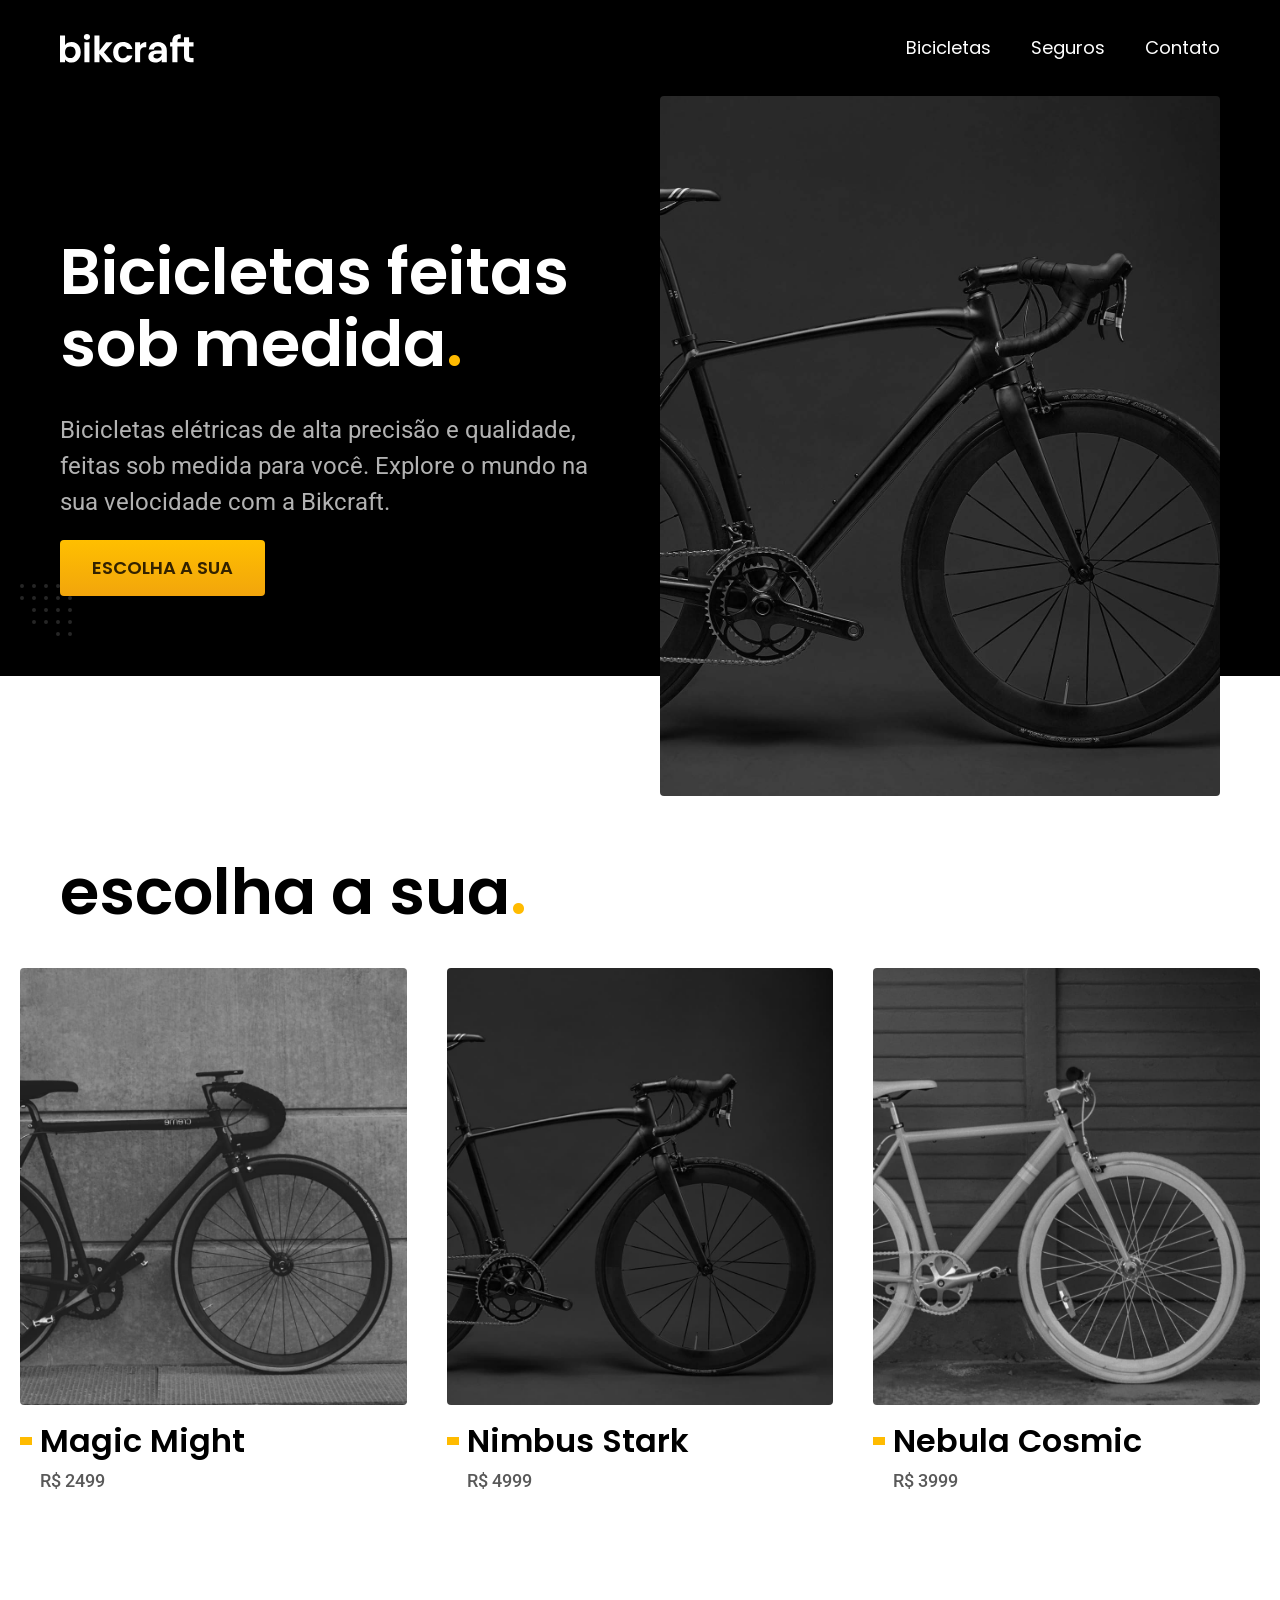
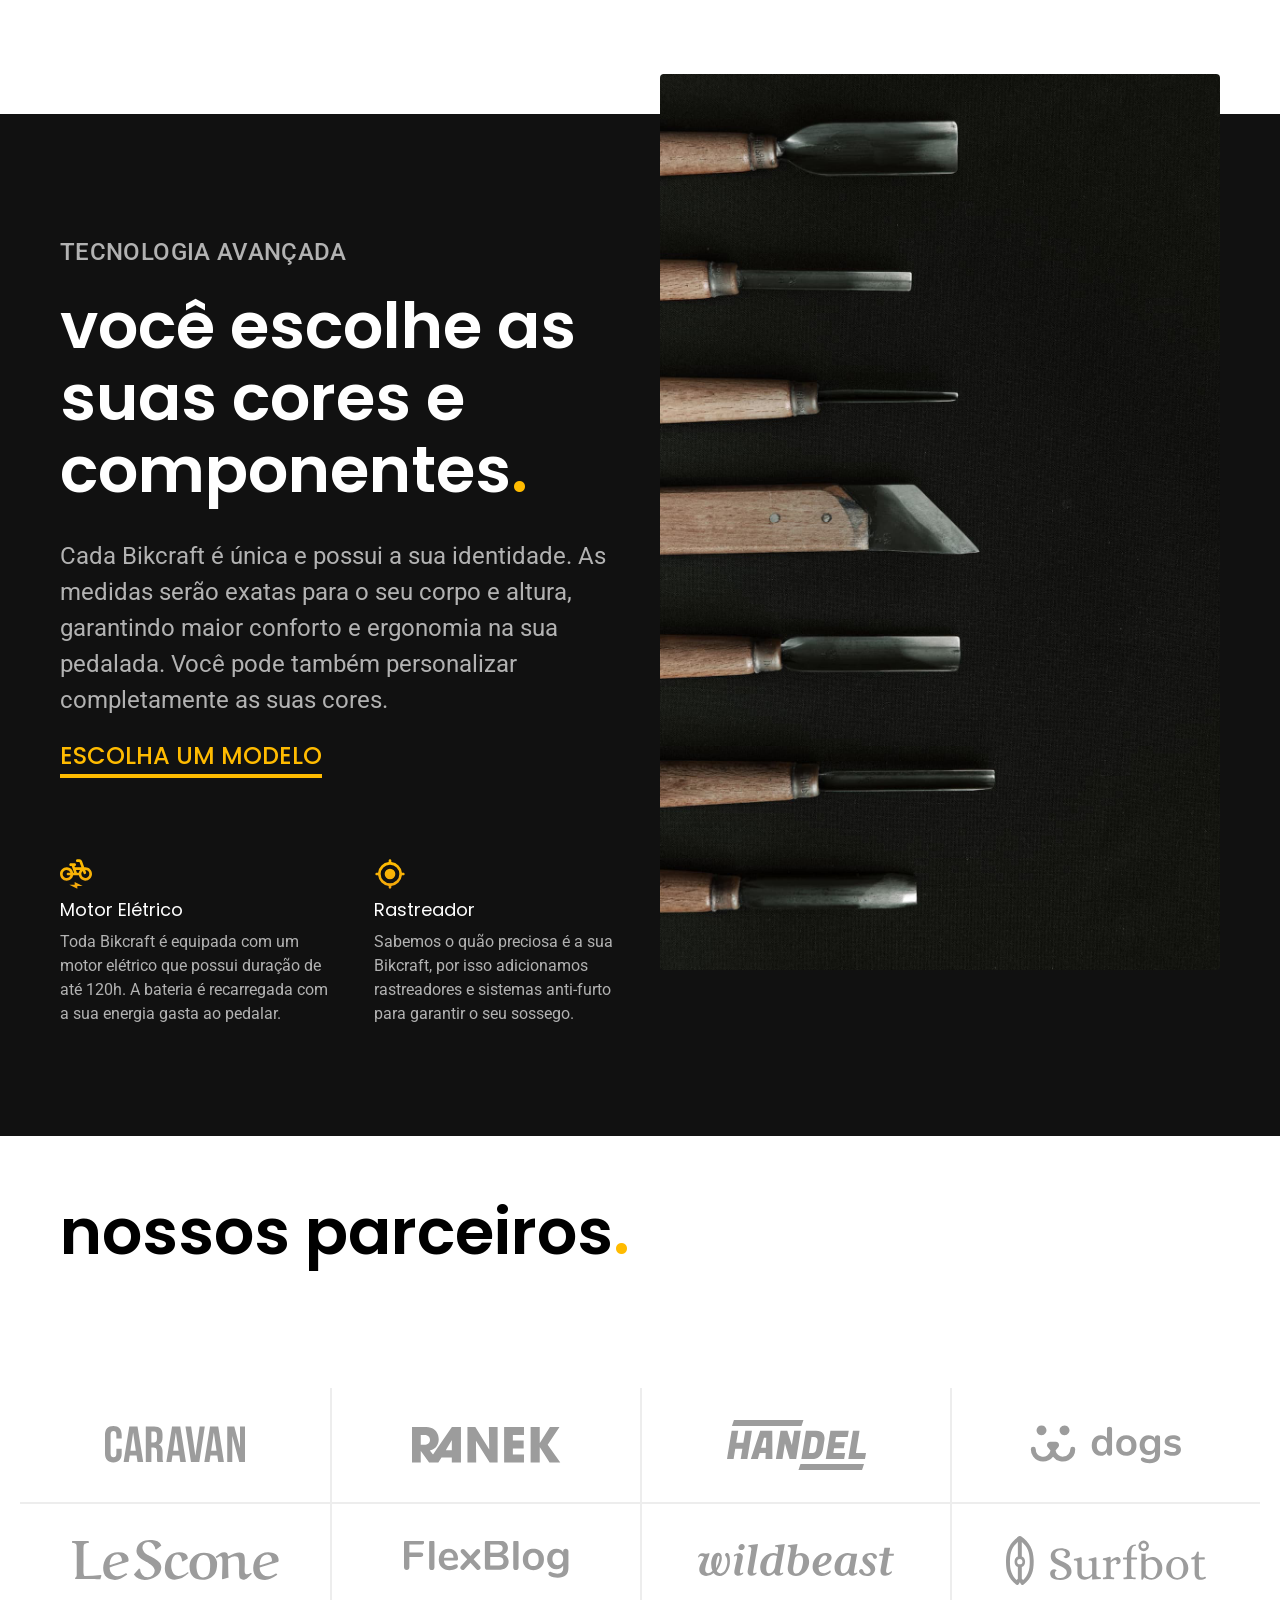
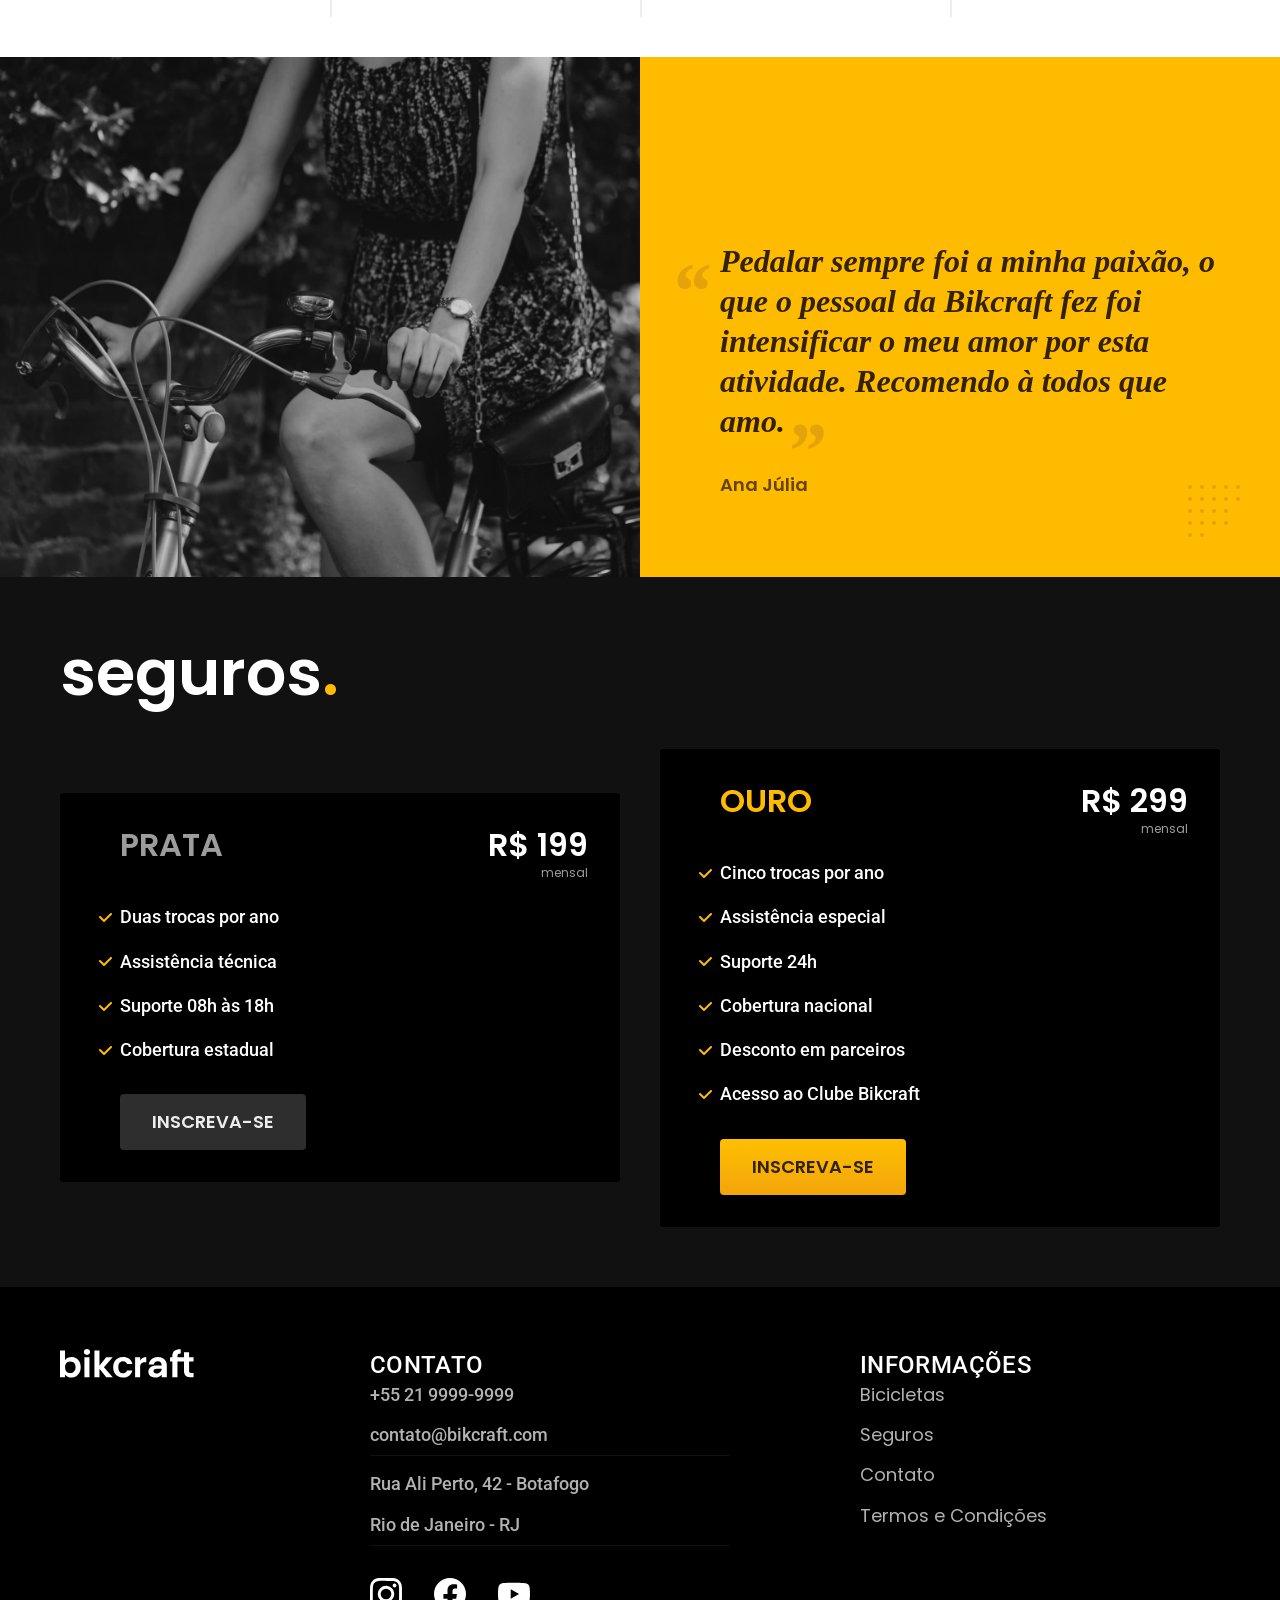
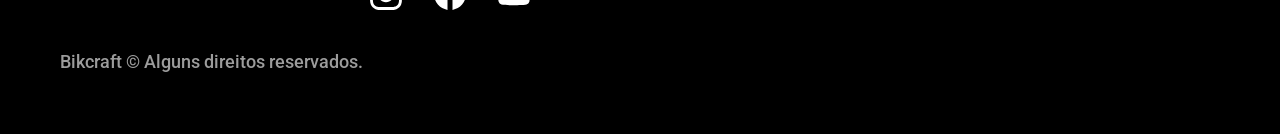
<file: index.html>
<!DOCTYPE html>
<html lang="pt-br">

<head>
  <meta charset="UTF-8">
  <meta name="viewport" content="width=device-width, initial-scale=1.0">

  <title>Bikcraft - Bicicletas Elétricas</title>
  <meta name="description" content="Bicicletas elétricas de alta precisão e qualidade, feitas sob medida para o cliente. Explore o mundo na sua velocidade com a Bikcraft.">

  <link rel="icon" href="./favicon.svg" type="image/svg+xml">
  <link rel="preload" href="./css/style.min.css" as="style">
  <link rel="stylesheet" href="./css/style.min.css">
  <link rel="preconnect" href="https://fonts.googleapis.com">
  <link rel="preconnect" href="https://fonts.gstatic.com" crossorigin>
  <link href="https://fonts.googleapis.com/css2?family=Poppins:ital,wght@0,100;0,200;0,300;0,400;0,500;0,600;0,700;0,800;0,900;1,100;1,200;1,300;1,400;1,500;1,600;1,700;1,800;1,900&display=swap" rel="stylesheet">

  <link rel="preconnect" href="https://fonts.googleapis.com">
  <link rel="preconnect" href="https://fonts.gstatic.com" crossorigin>
  <link href="https://fonts.googleapis.com/css2?family=Poppins:ital,wght@0,100;0,200;0,300;0,400;0,500;0,600;0,700;0,800;0,900;1,100;1,200;1,300;1,400;1,500;1,600;1,700;1,800;1,900&family=Roboto:ital,wght@0,100..900;1,100..900&display=swap" rel="stylesheet">

  <script> document.documentElement.classList.add('js'); </script>
</head>

<body>
  <header class="header-bg">
    <div class="header container">
      <a href="./">
        <img src="./img/bikcraft.svg" alt="Bikcraft">
      </a>

      <nav aria-label="primaria">
        <ul class="header-menu font-1-m cor-0">
          <li><a href="./bicicletas.html">Bicicletas</a></li>
          <li><a href="./seguros.html">Seguros</a></li>
          <li><a href="./contato.html">Contato</a></li>
        </ul>
      </nav>
    </div>
  </header>

  <main class="introducao-bg">
    <div class="introducao container">
      <div class="introducao-conteudo">
        <h1 class="font-1-xxl cor-0 fadeInDown" data-anime="200">Bicicletas feitas sob medida<span class="cor-p1">.</span></h1>
        <p class="font-2-l cor-5 fadeInDown" data-anime="400">Bicicletas elétricas de alta precisão e qualidade, feitas sob medida para você. Explore o mundo na sua velocidade com a Bikcraft.</p>
        <a class="botao fadeInDown" data-anime="600" href="./bicicletas.html">Escolha a sua</a>
      </div>
      <div data-anime="800">
        <img src="./img/fotos/introducao.jpg" alt="Bicicleta elétrica preta.">
      </div>
    </div>
  </main>

  <article class="bicicletas-lista">
    <h2 class="container font-1-xxl">escolha a sua<span class="cor-p1">.</span></h2>

    <ul>
      <li>
        <a href="./bicicletas/magic.html">
          <img src="./img/bicicletas/magic-home.jpg" alt="Bicicleta preta">
          <h3 class="font-1-xl">Magic Might</h3>
          <span class="font-2-m cor-8">R$ 2499</span>
        </a>
      </li>
      <li>
        <a href="./bicicletas/nimbus.html">
          <img src="./img/bicicletas/nimbus-home.jpg" alt="Bicicleta preta">
          <h3 class="font-1-xl">Nimbus Stark</h3>
          <span class="font-2-m cor-8">R$ 4999</span>
        </a>
      </li>
      <li>
        <a href="./bicicletas/nebula.html">
          <img src="./img/bicicletas/nebula-home.jpg" alt="Bicicleta preta">
          <h3 class="font-1-xl">Nebula Cosmic</h3>
          <span class="font-2-m cor-8">R$ 3999</span>
        </a>
      </li>
    </ul>
  </article>

  <article class="tecnologia-bg">
    <div class="tecnologia container">
      <div class="tecnologia-conteudo">
        <span class="font-2-l-b cor-5">Tecnologia Avançada</span>
        <h2 class="font-1-xxl cor-0">você escolhe as suas cores e componentes<span class="cor-p1">.</span></h2>
        <p class="font-2-l cor-5">Cada Bikcraft é única e possui a sua identidade. As medidas serão exatas para o seu corpo e altura, garantindo maior conforto e ergonomia na sua pedalada. Você pode também personalizar completamente as suas cores.</p>
        <a class="link" href="./bicicletas.html">Escolha um modelo</a>
        <div class="tecnologia-vantagens">
          <div>
            <img src="./img/icones/eletrica.svg" alt="">
            <h3 class="font-1-m cor-0">Motor Elétrico</h3>
            <p class="font-2-s cor-5">Toda Bikcraft é equipada com um motor elétrico que possui duração de até 120h. A bateria é recarregada com a sua energia gasta ao pedalar.</p>
          </div>
          <div>
            <img src="./img/icones/rastreador.svg" alt="">
            <h3 class="font-1-m cor-0">Rastreador</h3>
            <p class="font-2-s cor-5">Sabemos o quão preciosa é a sua Bikcraft, por isso adicionamos rastreadores e sistemas anti-furto para garantir o seu sossego.</p>
          </div>
        </div>
      </div>
      <div class="tecnologia-imagem">
        <img src="./img/fotos/tecnologia.jpg" alt="">
      </div>
    </div>
  </article>

  <section class="parceiros" aria-label="Nossos Parceiros">
    <h2 class="container font-1-xxl">nossos parceiros<span class="cor-p1">.</span></h2>

    <ul>
      <li><img src="./img/parceiros/caravan.svg" alt="caravan"></li>
      <li><img src="./img/parceiros/ranek.svg" alt="ranek"></li>
      <li><img src="./img/parceiros/handel.svg" alt="handel"></li>
      <li><img src="./img/parceiros/dogs.svg" alt="dogs"></li>
      <li><img src="./img/parceiros/lescone.svg" alt="lescone"></li>
      <li><img src="./img/parceiros/flexblog.svg" alt="flexblog"></li>
      <li><img src="./img/parceiros/wildbeast.svg" alt="wildbeast"></li>
      <li><img src="./img/parceiros/surfbot.svg" alt="surfbot"></li>
    </ul>
  </section>

  <section class="depoimento" aria-label="Depoimento">
    <div>
      <img src="./img/fotos/depoimento.jpg" alt="Pessoa pedalando uma bicicleta Bikcraft">
    </div>
    <div class="depoimento-conteudo">
      <blockquote class="font-1-xl cor-p5">
        <p>Pedalar sempre foi a minha paixão, o que o pessoal da Bikcraft fez foi intensificar o meu amor por esta atividade. Recomendo à todos que amo.</p>
      </blockquote>
      <span class="font-1-m-b cor-p4">Ana Júlia</span>
    </div>
  </section>

  <article class="seguros-bg">
    <div class="seguros container">
      <h2 class="font-1-xxl cor-0">seguros<span class="cor-p1">.</span></h2>
      <div class="seguros-item">
        <h3 class="font-1-xl cor-6">PRATA</h3>
        <span class="font-1-xl cor-0">R$ 199 <span class="font-1-xs cor-6">mensal</span></span>
        <ul class="font-2-m cor-0">
          <li>Duas trocas por ano</li>
          <li>Assistência técnica</li>
          <li>Suporte 08h às 18h</li>
          <li>Cobertura estadual</li>
        </ul>
        <a class="botao secundario" href="./orcamento.html">Inscreva-se</a>
      </div>

      <div class="seguros-item">
        <h3 class="font-1-xl cor-p1">OURO</h3>
        <span class="font-1-xl cor-0">R$ 299 <span class="font-1-xs cor-6">mensal</span></span>
        <ul class="font-2-m cor-0">
          <li>Cinco trocas por ano</li>
          <li>Assistência especial</li>
          <li>Suporte 24h</li>
          <li>Cobertura nacional</li>
          <li>Desconto em parceiros</li>
          <li>Acesso ao Clube Bikcraft</li>
        </ul>
        <a class="botao" href="./orcamento.html">Inscreva-se</a>
      </div>
    </div>
  </article>

  <footer class="footer-bg">
    <div class="footer container">
      <img src="./img/bikcraft.svg" alt="Bikcraft">
      <div class="footer-contato">
        <h3 class="font-2-l-b cor-0">Contato</h3>
        <ul class="font-2-m cor-5">
          <li><a href="tel:+552199999999">+55 21 9999-9999</a></li>
          <li><a href="mailto:contato@bikcraft.com">contato@bikcraft.com</a></li>
          <li>Rua Ali Perto, 42 - Botafogo</li>
          <li>Rio de Janeiro - RJ</li>
        </ul>
        <div class="footer-redes">
          <a href="./">
            <img src="./img/redes/instagram.svg" alt="Instagram">
          </a>
          <a href="./">
            <img src="./img/redes/facebook.svg" alt="Facebook">
          </a>
          <a href="./">
            <img src="./img/redes/youtube.svg" alt="Youtube">
          </a>
        </div>
      </div>
      <div class="footer-informacoes">
        <h3 class="font-2-l-b cor-0">Informações</h3>
        <nav>
          <ul class="font-1-m cor-5">
            <li><a href="./bicicletas.html">Bicicletas</a></li>
            <li><a href="./seguros.html">Seguros</a></li>
            <li><a href="./contato.html">Contato</a></li>
            <li><a href="./termos.html">Termos e Condições</a></li>
          </ul>
        </nav>
      </div>
      <p class="footer-copy font-2-m cor-6">Bikcraft © Alguns direitos reservados.</p>
    </div>
  </footer>
  <script src="js/plugins/simple-anime.js"></script>
  <script src="js/script.js"></script>

</body>

</html>
</file>
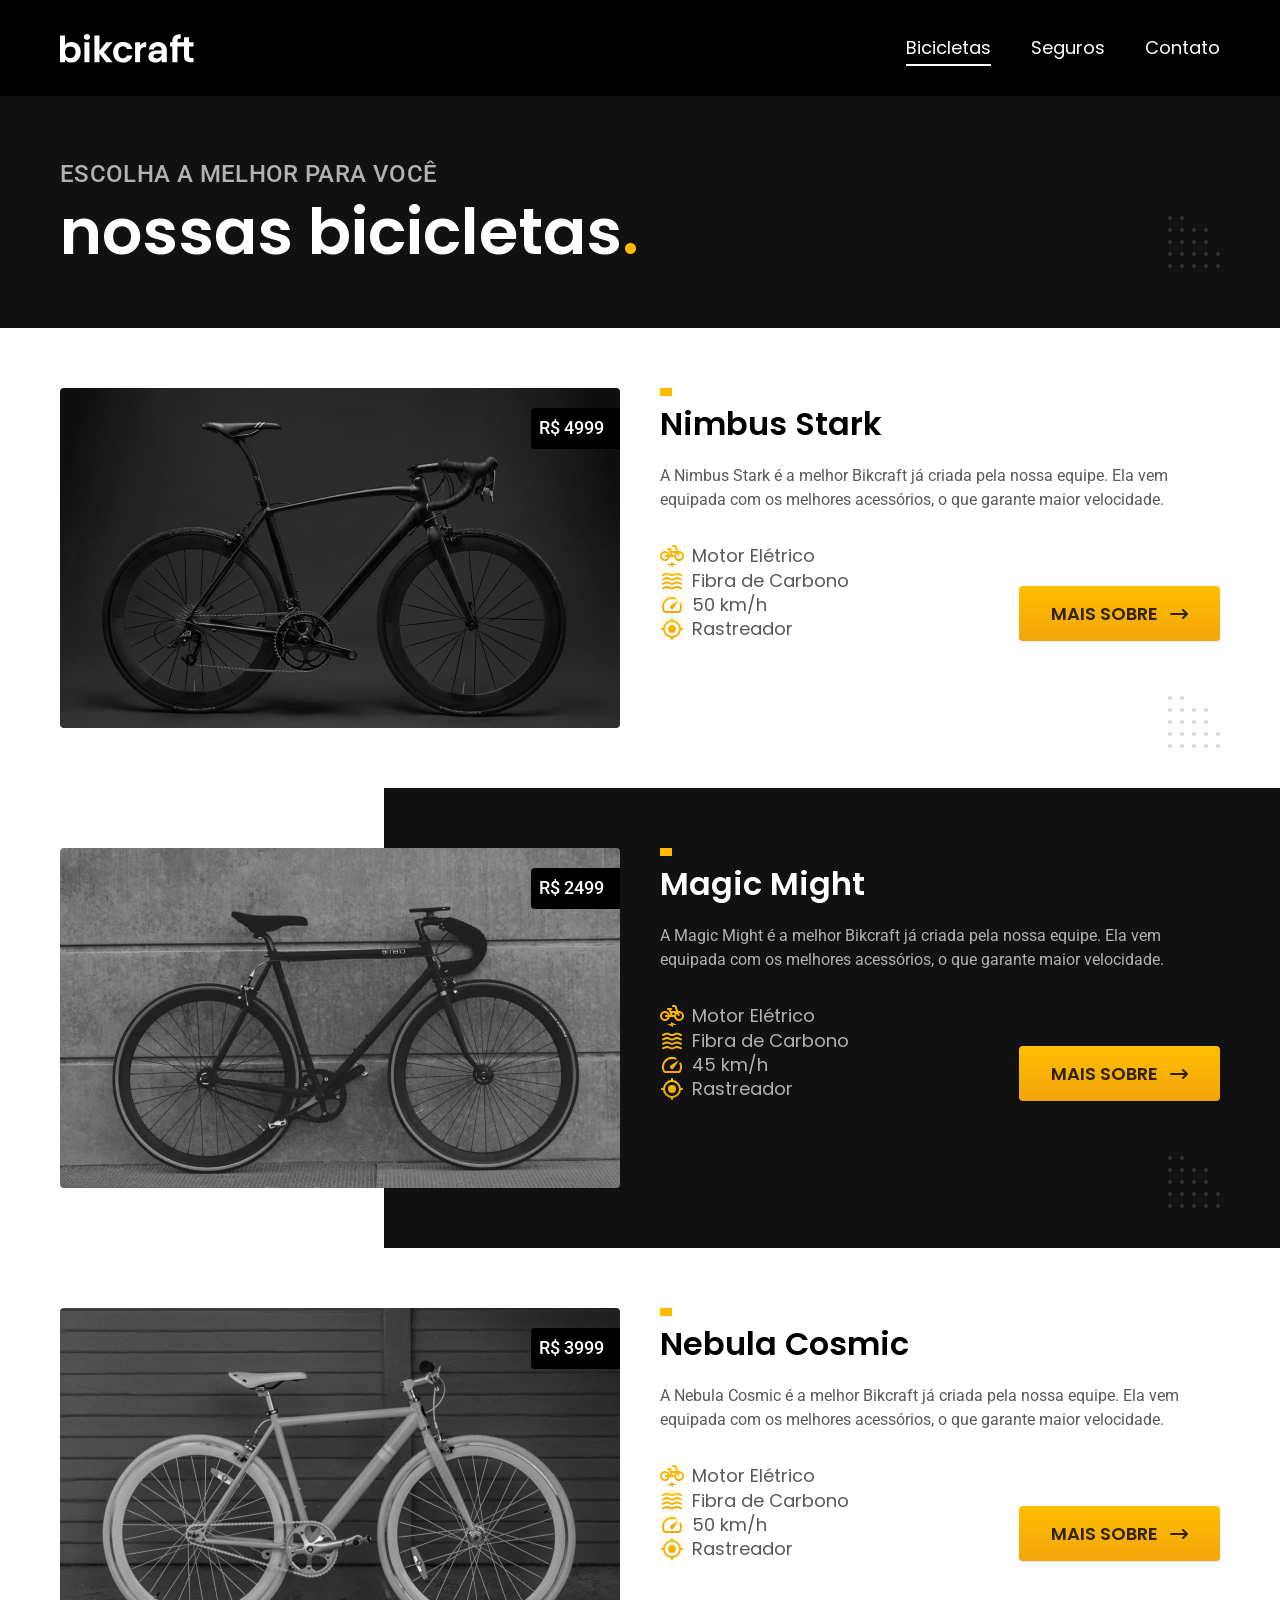
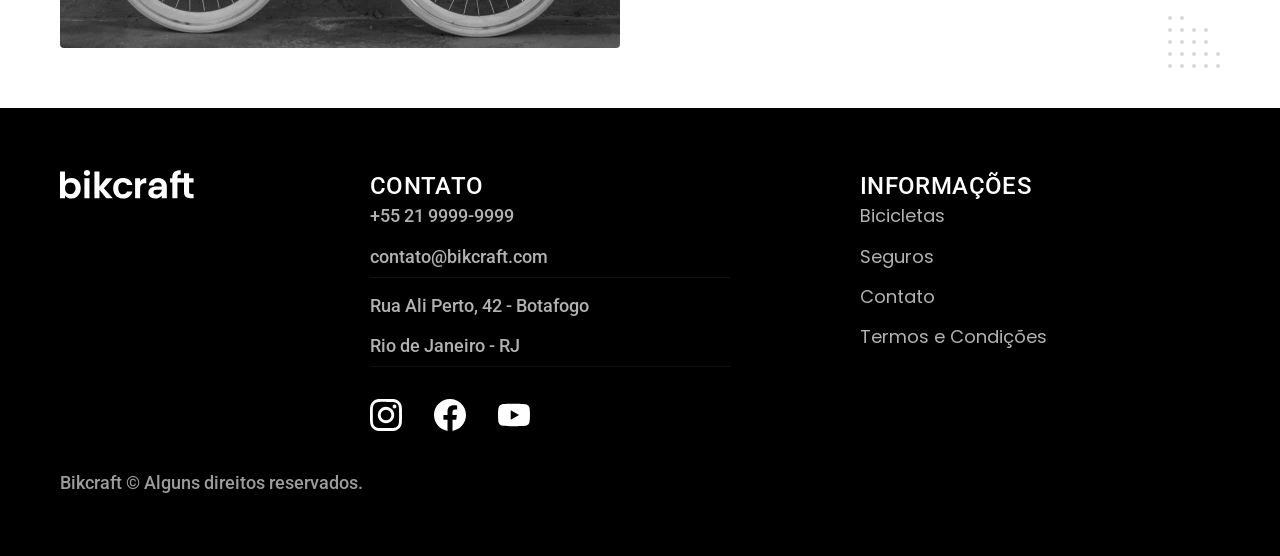
<file: bicicletas.html>
<!DOCTYPE html>
<html lang="pt-br">

<head>
  <meta charset="UTF-8">
  <meta name="viewport" content="width=device-width, initial-scale=1.0">

  <title>Bicicletas | Bikcraft</title>
  <meta name="description" content="Bicicletas">

  <link rel="icon" href="./favicon.svg" type="image/svg+xml">
  <link rel="preload" href="./css/style.min.css" as="style">
  <link rel="stylesheet" href="./css/style.min.css">
  <link rel="preconnect" href="https://fonts.googleapis.com">
  <link rel="preconnect" href="https://fonts.gstatic.com" crossorigin>
  <link href="https://fonts.googleapis.com/css2?family=Poppins:ital,wght@0,100;0,200;0,300;0,400;0,500;0,600;0,700;0,800;0,900;1,100;1,200;1,300;1,400;1,500;1,600;1,700;1,800;1,900&display=swap" rel="stylesheet">

  <link rel="preconnect" href="https://fonts.googleapis.com">
  <link rel="preconnect" href="https://fonts.gstatic.com" crossorigin>
  <link href="https://fonts.googleapis.com/css2?family=Poppins:ital,wght@0,100;0,200;0,300;0,400;0,500;0,600;0,700;0,800;0,900;1,100;1,200;1,300;1,400;1,500;1,600;1,700;1,800;1,900&family=Roboto:ital,wght@0,100..900;1,100..900&display=swap" rel="stylesheet">
  <script> document.documentElement.classList.add('js'); </script>
</head>

<body id="bicicletas">
  <header class="header-bg">
    <div class="header container">
      <a href="./">
        <img src="./img/bikcraft.svg" alt="Bikcraft">
      </a>

      <nav aria-label="primaria">
        <ul class="header-menu font-1-m cor-0">
          <li><a href="./bicicletas.html">Bicicletas</a></li>
          <li><a href="./seguros.html">Seguros</a></li>
          <li><a href="./contato.html">Contato</a></li>
        </ul>
      </nav>
    </div>
  </header>

  <main>
    <div class="titulo-bg">
      <div class="titulo container">
        <p class="font-2-l-b cor-5">Escolha a melhor para você</p>
        <h1 class="font-1-xxl cor-0">nossas bicicletas<span class="cor-p1">.</span></h1>
      </div>
    </div>

    <div class="bicicletas container">
      <div class="bicicletas-imagem">
        <img src="./img/bicicletas/nimbus.jpg" alt="Bicicleta preta">
        <span class="font-2-m cor-0">R$ 4999</span>
      </div>
      <div class="bicicletas-conteudo">
        <h2 class="font-1-xl">Nimbus Stark</h2>
        <p class="font-2-s cor-8">A Nimbus Stark é a melhor Bikcraft já criada pela nossa equipe. Ela vem equipada com os melhores acessórios, o que garante maior velocidade.</p>
        <ul class="font-1-m cor-8">
          <li>
            <img src="./img/icones/eletrica.svg" alt="">
            Motor Elétrico
          </li>
          <li>
            <img src="./img/icones/carbono.svg" alt="">
            Fibra de Carbono
          </li>
          <li>
            <img src="./img/icones/velocidade.svg" alt="">
            50 km/h
          </li>
          <li>
            <img src="./img/icones/rastreador.svg" alt="">
            Rastreador
          </li>
        </ul>
        <a class="botao seta" href="./bicicletas/nimbus.html">Mais Sobre</a>
      </div>
    </div>

    <div class="bicicletas-bg">
      <div class="bicicletas container">
        <div class="bicicletas-imagem">
          <img src="./img/bicicletas/magic.jpg" alt="Bicicleta preta">
          <span class="font-2-m cor-0">R$ 2499</span>
        </div>
        <div class="bicicletas-conteudo">
          <h2 class="font-1-xl cor-0">Magic Might</h2>
          <p class="font-2-s cor-5">A Magic Might é a melhor Bikcraft já criada pela nossa equipe. Ela vem equipada com os melhores acessórios, o que garante maior velocidade.</p>
          <ul class="font-1-m cor-5">
            <li>
              <img src="./img/icones/eletrica.svg" alt="">
              Motor Elétrico
            </li>
            <li>
              <img src="./img/icones/carbono.svg" alt="">
              Fibra de Carbono
            </li>
            <li>
              <img src="./img/icones/velocidade.svg" alt="">
              45 km/h
            </li>
            <li>
              <img src="./img/icones/rastreador.svg" alt="">
              Rastreador
            </li>
          </ul>
          <a class="botao seta" href="./bicicletas/magic.html">Mais Sobre</a>
        </div>
      </div>
    </div>

    <div class="bicicletas container">
      <div class="bicicletas-imagem">
        <img src="./img/bicicletas/nebula.jpg" alt="Bicicleta preta">
        <span class="font-2-m cor-0">R$ 3999</span>
      </div>
      <div class="bicicletas-conteudo">
        <h2 class="font-1-xl">Nebula Cosmic</h2>
        <p class="font-2-s cor-8">A Nebula Cosmic é a melhor Bikcraft já criada pela nossa equipe. Ela vem equipada com os melhores acessórios, o que garante maior velocidade.</p>
        <ul class="font-1-m cor-8">
          <li>
            <img src="./img/icones/eletrica.svg" alt="">
            Motor Elétrico
          </li>
          <li>
            <img src="./img/icones/carbono.svg" alt="">
            Fibra de Carbono
          </li>
          <li>
            <img src="./img/icones/velocidade.svg" alt="">
            50 km/h
          </li>
          <li>
            <img src="./img/icones/rastreador.svg" alt="">
            Rastreador
          </li>
        </ul>
        <a class="botao seta" href="./bicicletas/nebula.html">Mais Sobre</a>
      </div>
    </div>

  </main>

  <footer class="footer-bg">
    <div class="footer container">
      <img src="./img/bikcraft.svg" alt="Bikcraft">
      <div class="footer-contato">
        <h3 class="font-2-l-b cor-0">Contato</h3>
        <ul class="font-2-m cor-5">
          <li><a href="tel:+552199999999">+55 21 9999-9999</a></li>
          <li><a href="mailto:contato@bikcraft.com">contato@bikcraft.com</a></li>
          <li>Rua Ali Perto, 42 - Botafogo</li>
          <li>Rio de Janeiro - RJ</li>
        </ul>
        <div class="footer-redes">
          <a href="./">
            <img src="./img/redes/instagram.svg" alt="Instagram">
          </a>
          <a href="./">
            <img src="./img/redes/facebook.svg" alt="Facebook">
          </a>
          <a href="./">
            <img src="./img/redes/youtube.svg" alt="Youtube">
          </a>
        </div>
      </div>
      <div class="footer-informacoes">
        <h3 class="font-2-l-b cor-0">Informações</h3>
        <nav>
          <ul class="font-1-m cor-5">
            <li><a href="./bicicletas.html">Bicicletas</a></li>
            <li><a href="./seguros.html">Seguros</a></li>
            <li><a href="./contato.html">Contato</a></li>
            <li><a href="./termos.html">Termos e Condições</a></li>
          </ul>
        </nav>
      </div>
      <p class="footer-copy font-2-m cor-6">Bikcraft © Alguns direitos reservados.</p>
    </div>
  </footer>
  <script src="./js/script.js"></script>
</body>

</html>
</file>
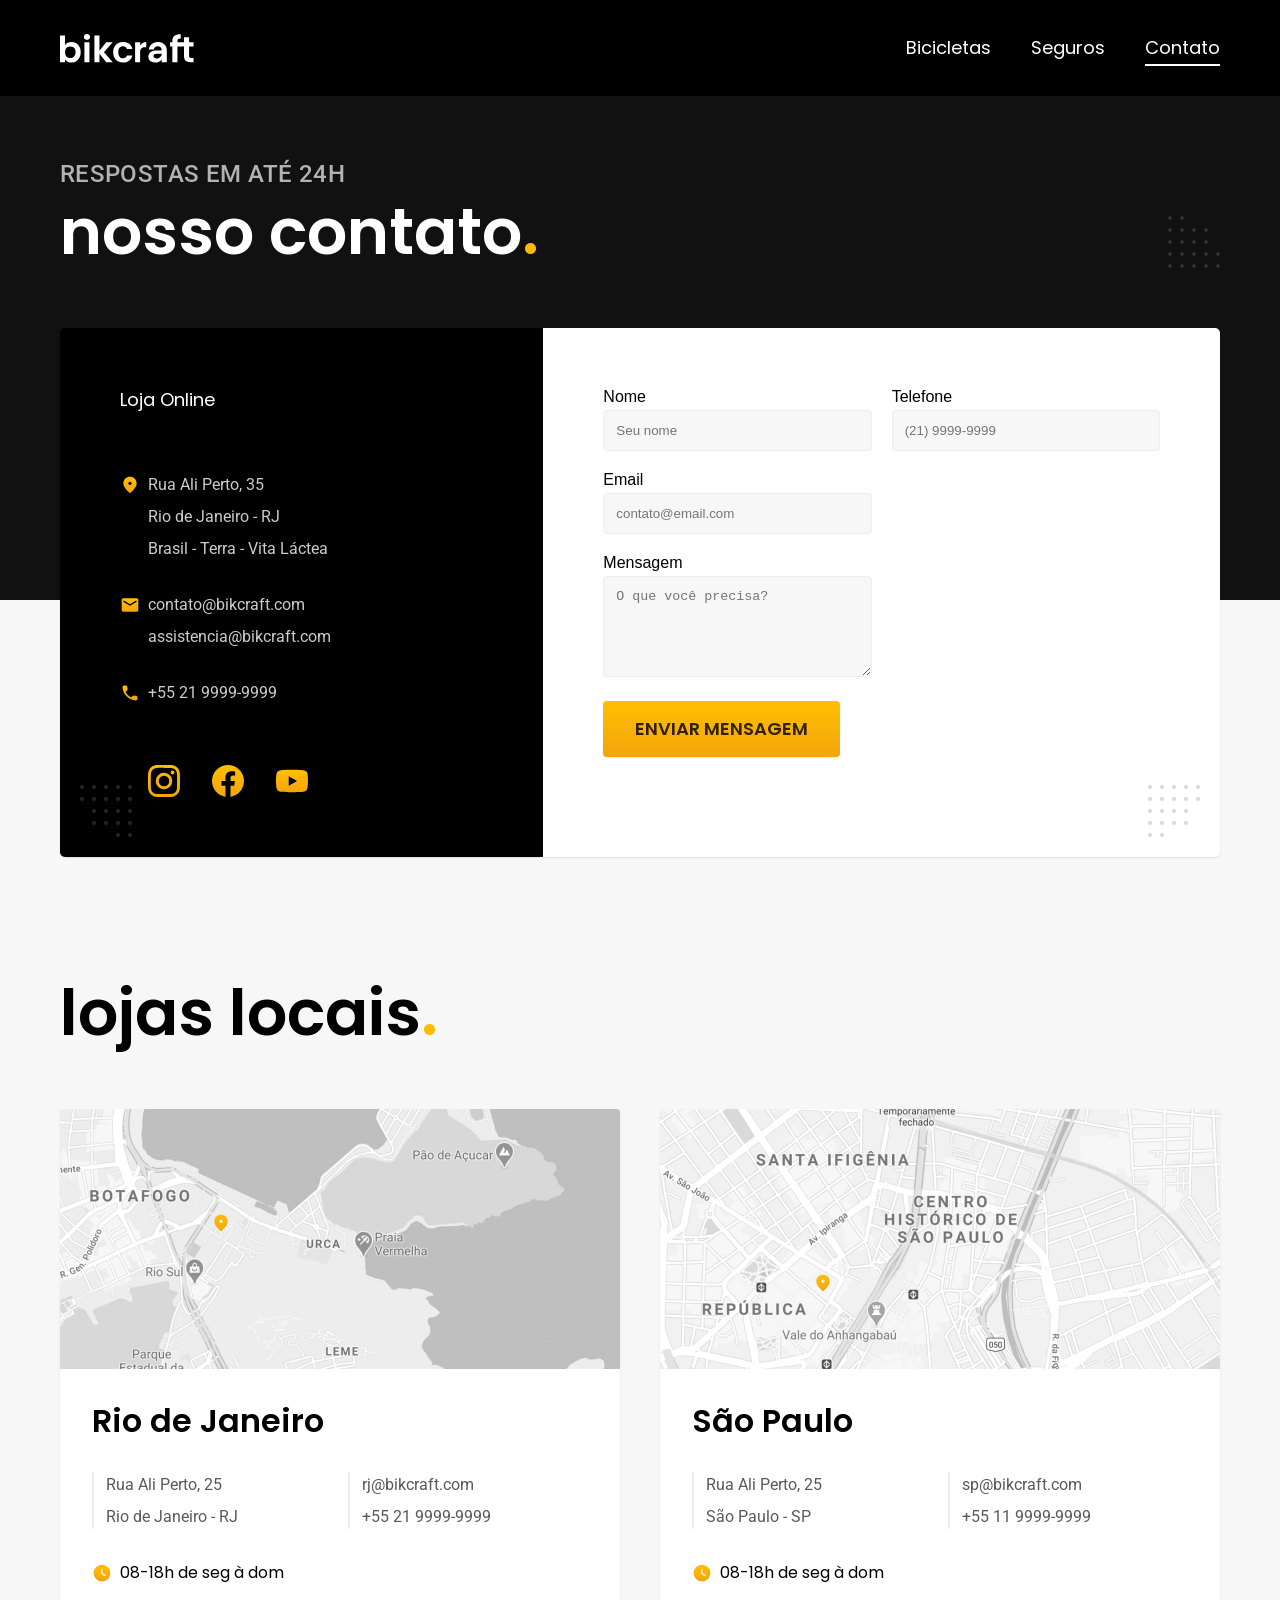
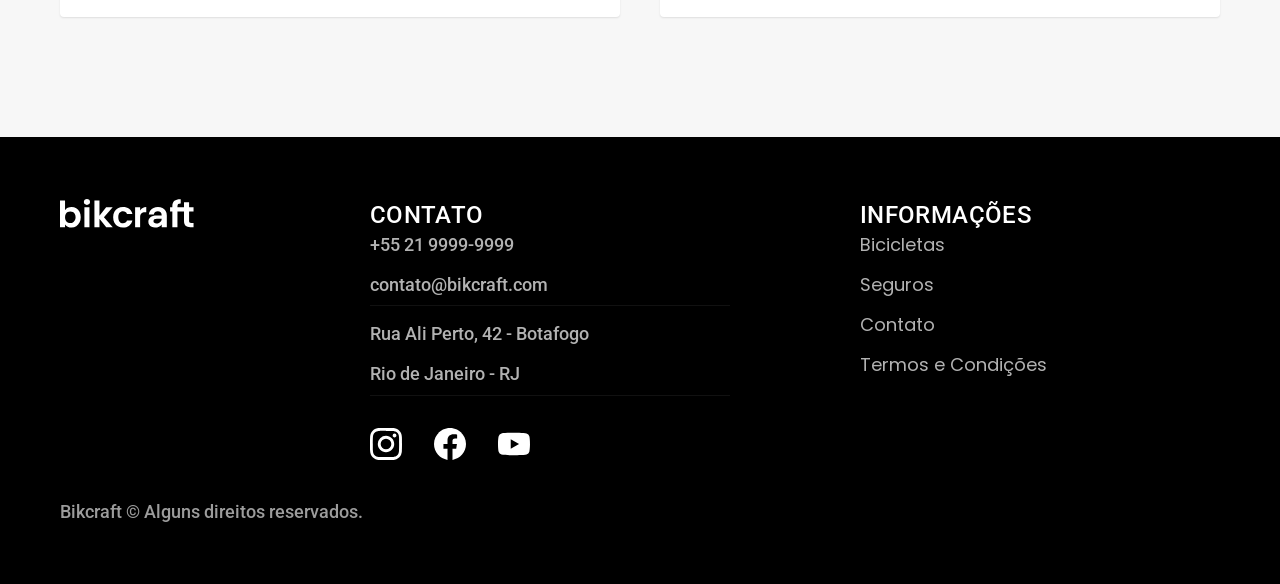
<file: contato.html>
<!DOCTYPE html>
<html lang="pt-br">

<head>
  <meta charset="UTF-8">
  <meta name="viewport" content="width=device-width, initial-scale=1.0">

  <title>Contato | Bikcraft</title>
  <meta name="description" content="Contato.">

  <link rel="icon" href="./favicon.svg" type="image/svg+xml">
  <link rel="preload" href="./css/style.min.css" as="style">
  <link rel="stylesheet" href="./css/style.min.css">

  <link rel="preconnect" href="https://fonts.googleapis.com">
  <link rel="preconnect" href="https://fonts.gstatic.com" crossorigin>
  <link href="https://fonts.googleapis.com/css2?family=Poppins:ital,wght@0,100;0,200;0,300;0,400;0,500;0,600;0,700;0,800;0,900;1,100;1,200;1,300;1,400;1,500;1,600;1,700;1,800;1,900&display=swap" rel="stylesheet">

  <link rel="preconnect" href="https://fonts.googleapis.com">
  <link rel="preconnect" href="https://fonts.gstatic.com" crossorigin>
  <link href="https://fonts.googleapis.com/css2?family=Poppins:ital,wght@0,100;0,200;0,300;0,400;0,500;0,600;0,700;0,800;0,900;1,100;1,200;1,300;1,400;1,500;1,600;1,700;1,800;1,900&family=Roboto:ital,wght@0,100..900;1,100..900&display=swap" rel="stylesheet">

  <script> document.documentElement.classList.add('js'); </script>
</head>

<body id="contato">
  <header class="header-bg">
    <div class="header container">
      <a href="./">
        <img src="./img/bikcraft.svg" alt="Bikcraft">
      </a>

      <nav aria-label="primaria">
        <ul class="header-menu font-1-m cor-0">
          <li><a href="./bicicletas.html">Bicicletas</a></li>
          <li><a href="./seguros.html">Seguros</a></li>
          <li><a href="./contato.html">Contato</a></li>
        </ul>
      </nav>
    </div>
  </header>

  <main>
    <div class="titulo-bg">
      <div class="titulo container">
        <p class="font-2-l-b cor-5">Respostas em até 24h</p>
        <h1 class="font-1-xxl cor-0">nosso contato<span class="cor-p1">.</span></h1>
      </div>
    </div>

    <div class="contato container">
      <section class="contato-dados" aria-label="Endereço">
        <h2 class="font-1-m cor-0">Loja Online</h2>
        <div class="contato-endereco font-2-s cor-4">
          <p>Rua Ali Perto, 35</p>
          <p>Rio de Janeiro - RJ</p>
          <p>Brasil - Terra - Vita Láctea</p>
        </div>
        <address class="contato-meios font-2-s cor-4">
          <a href="mailto:contato@bikcraft.com">contato@bikcraft.com</a>
          <a href="mailto:assistencia@bikcraft.com">assistencia@bikcraft.com</a>
          <a href="tel:+552199999999">+55 21 9999-9999</a>
        </address>
        <div class="contato-redes">
          <a href="./">
            <img src="./img/redes/instagram-p.svg" alt="Instagram">
          </a>
          <a href="./">
            <img src="./img/redes/facebook-p.svg" alt="Facebook">
          </a>
          <a href="./">
            <img src="./img/redes/youtube-p.svg" alt="Youtube">
          </a>
        </div>
      </section>
      <section class="contato-formulario" aria-label="Formulário">
        <form class="form" action="./contato.html">
          <div>
            <label for="nome">Nome</label>
            <input type="text" id="nome" name="nome" placeholder="Seu nome">
          </div>
          <div>
            <label for="telefone">Telefone</label>
            <input type="text" id="telefone" name="telefone" placeholder="(21) 9999-9999">
          </div>
          <div class="col-2">
            <label for="email">Email</label>
            <input type="email" id="email" name="email" placeholder="contato@email.com">
          </div>
          <div class="col-2">
            <label for="mensagem">Mensagem</label>
            <textarea rows="5" id="mensagem" name="mensagem" placeholder="O que você precisa?"></textarea>
          </div>
          <button class="botao col-2">Enviar Mensagem</button>
        </form>
      </section>
    </div>
  </main>

  <article class="lojas container">
    <h2 class="font-1-xxl">lojas locais<span class="cor-p1">.</span></h2>
    <div class="lojas-item">
      <img src="./img/lojas/rj.jpg" alt="mapa marcando o endereço em Rua Ali Perto, 25 - Rio de Janeiro - RJ">
      <div class="lojas-conteudo">
        <h3 class="font-1-xl">Rio de Janeiro</h3>
        <div class="lojas-dados font-2-s cor-8">
          <p>Rua Ali Perto, 25</p>
          <p>Rio de Janeiro - RJ</p>
        </div>
        <div class="lojas-dados font-2-s cor-8">
          <a href="mailto:rj@bikcraft.com">rj@bikcraft.com</a>
          <a href="tel:+552199999999">+55 21 9999-9999</a>
        </div>
        <p class="lojas-tempo font-1-s"><img src="./img/icones/horario.svg" alt="">08-18h de seg à dom</p>
      </div>
    </div>

    <div class="lojas-item">
      <img src="./img/lojas/sp.jpg" alt="mapa marcando o endereço em Rua Ali Perto, 25 - São Paulo - SP">
      <div class="lojas-conteudo">
        <h3 class="font-1-xl">São Paulo</h3>
        <div class="lojas-dados font-2-s cor-8">
          <p>Rua Ali Perto, 25</p>
          <p>São Paulo - SP</p>
        </div>
        <div class="lojas-dados font-2-s cor-8">
          <a href="mailto:sp@bikcraft.com">sp@bikcraft.com</a>
          <a href="tel:+551199999999">+55 11 9999-9999</a>
        </div>
        <p class="lojas-tempo font-1-s"><img src="./img/icones/horario.svg" alt="">08-18h de seg à dom</p>
      </div>
    </div>
  </article>

  <footer class="footer-bg">
    <div class="footer container">
      <img src="./img/bikcraft.svg" alt="Bikcraft">
      <div class="footer-contato">
        <h3 class="font-2-l-b cor-0">Contato</h3>
        <ul class="font-2-m cor-5">
          <li><a href="tel:+552199999999">+55 21 9999-9999</a></li>
          <li><a href="mailto:contato@bikcraft.com">contato@bikcraft.com</a></li>
          <li>Rua Ali Perto, 42 - Botafogo</li>
          <li>Rio de Janeiro - RJ</li>
        </ul>
        <div class="footer-redes">
          <a href="./">
            <img src="./img/redes/instagram.svg" alt="Instagram">
          </a>
          <a href="./">
            <img src="./img/redes/facebook.svg" alt="Facebook">
          </a>
          <a href="./">
            <img src="./img/redes/youtube.svg" alt="Youtube">
          </a>
        </div>
      </div>
      <div class="footer-informacoes">
        <h3 class="font-2-l-b cor-0">Informações</h3>
        <nav>
          <ul class="font-1-m cor-5">
            <li><a href="./bicicletas.html">Bicicletas</a></li>
            <li><a href="./seguros.html">Seguros</a></li>
            <li><a href="./contato.html">Contato</a></li>
            <li><a href="./termos.html">Termos e Condições</a></li>
          </ul>
        </nav>
      </div>
      <p class="footer-copy font-2-m cor-6">Bikcraft © Alguns direitos reservados.</p>
    </div>
  </footer>
  <script src="./js/script.js"></script>
</body>

</html>
</file>
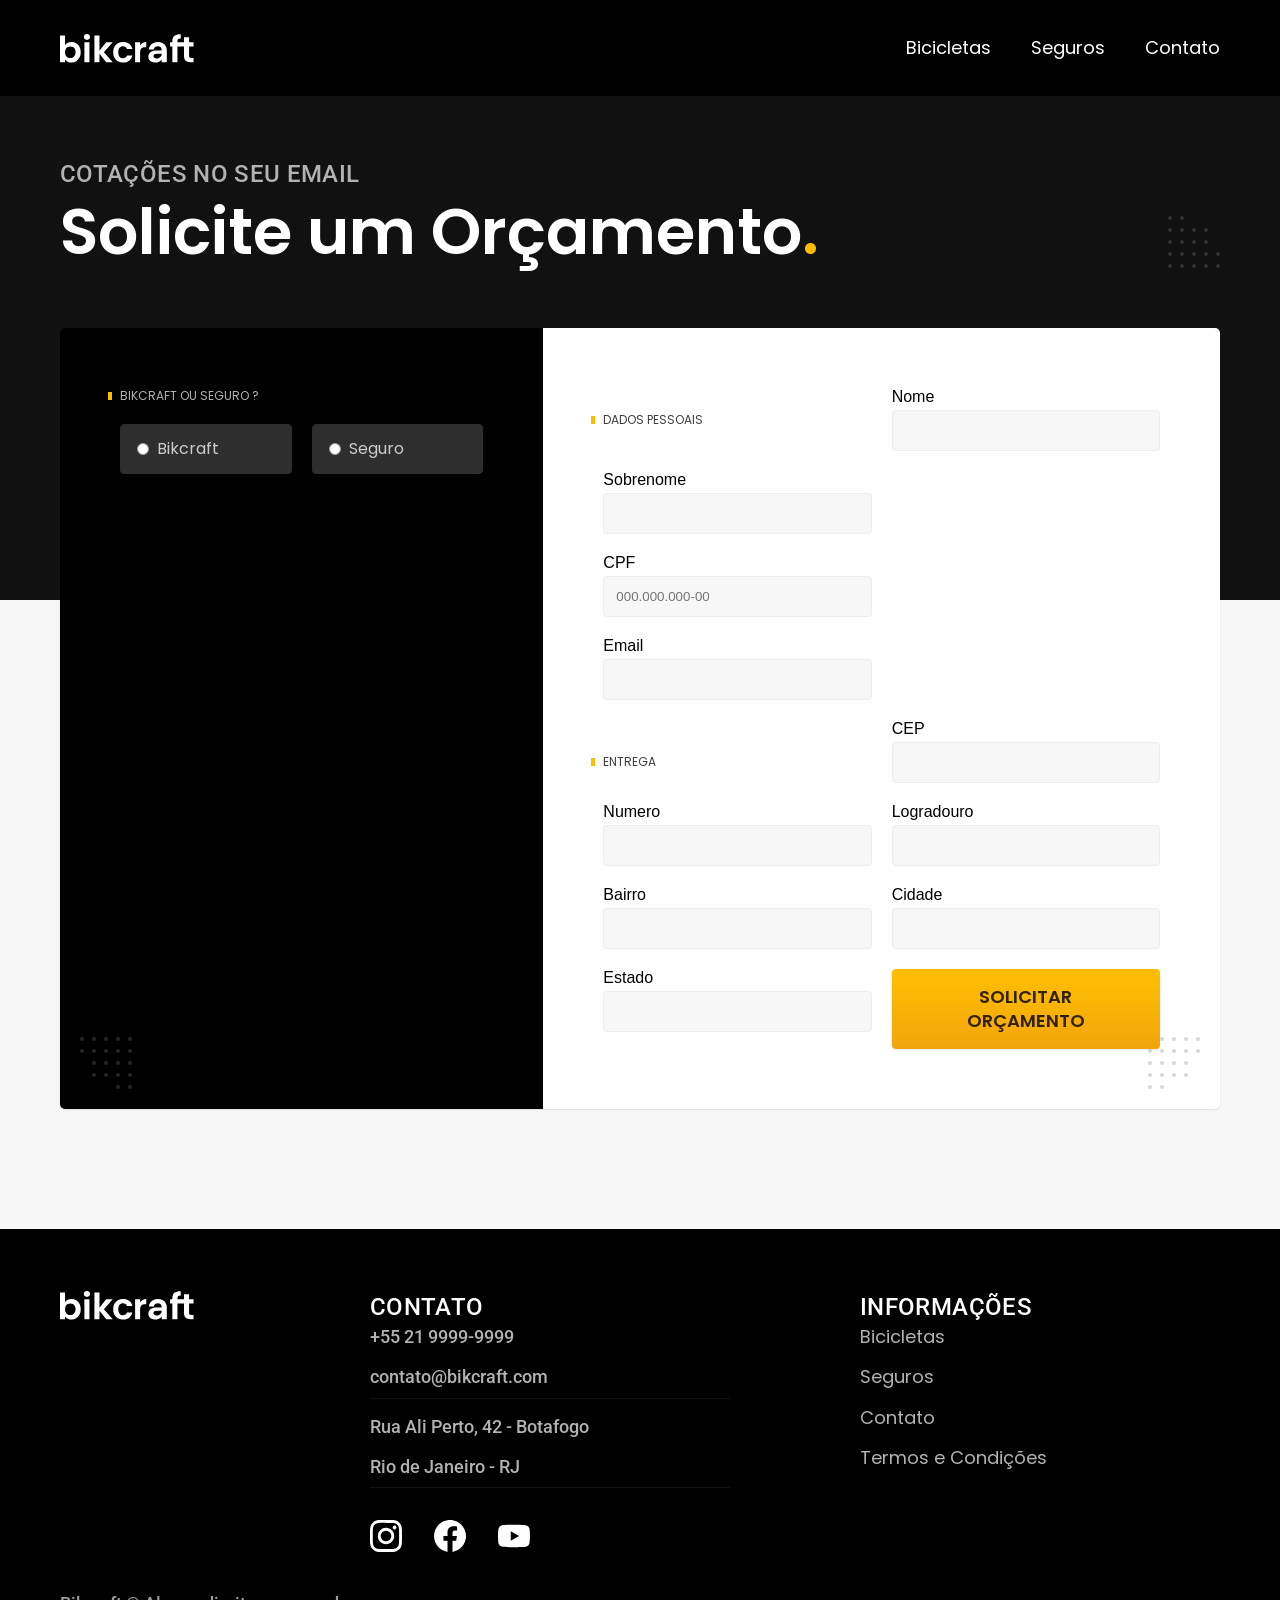
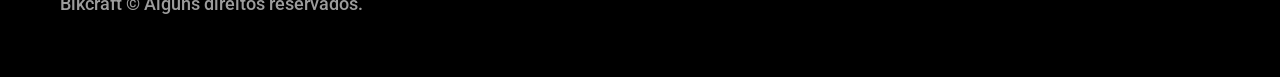
<file: orcamento.html>
<!DOCTYPE html>
<html lang="pt-br">

<head>
  <meta charset="UTF-8">
  <meta name="viewport" content="width=device-width, initial-scale=1.0">

  <title>Orçamento | Bikcraft</title>
  <meta name="description" content="Termos e condições.">

  <link rel="icon" href="./favicon.svg" type="image/svg+xml">
  <link rel="preload" href="./css/style.min.css" as="style">
  <link rel="stylesheet" href="./css/style.min.css">
  <link rel="preconnect" href="https://fonts.googleapis.com">
  <link rel="preconnect" href="https://fonts.gstatic.com" crossorigin>
  <link href="https://fonts.googleapis.com/css2?family=Poppins:ital,wght@0,100;0,200;0,300;0,400;0,500;0,600;0,700;0,800;0,900;1,100;1,200;1,300;1,400;1,500;1,600;1,700;1,800;1,900&display=swap" rel="stylesheet">

  <link rel="preconnect" href="https://fonts.googleapis.com">
  <link rel="preconnect" href="https://fonts.gstatic.com" crossorigin>
  <link href="https://fonts.googleapis.com/css2?family=Poppins:ital,wght@0,100;0,200;0,300;0,400;0,500;0,600;0,700;0,800;0,900;1,100;1,200;1,300;1,400;1,500;1,600;1,700;1,800;1,900&family=Roboto:ital,wght@0,100..900;1,100..900&display=swap" rel="stylesheet">
  <script> document.documentElement.classList.add('js'); </script>
</head>

<body id="orcamento">
  <header class="header-bg">
    <div class="header container">
      <a href="./">
        <img src="./img/bikcraft.svg" alt="Bikcraft">
      </a>

      <nav aria-label="primaria">
        <ul class="header-menu font-1-m cor-0">
          <li><a href="./bicicletas.html">Bicicletas</a></li>
          <li><a href="./seguros.html">Seguros</a></li>
          <li><a href="./contato.html">Contato</a></li>
        </ul>
      </nav>
    </div>
  </header>

  <main>
    <div class="titulo-bg">
      <div class="titulo container">
        <p class="font-2-l-b cor-5">Cotações no seu Email</p>
        <h1 class="font-1-xxl cor-0">Solicite um Orçamento<span class="cor-p1">.</span></h1>
      </div>
    </div>

    <form class="orcamento container" action="./">
      <div class="orcamento-produto">
        <h2 class="font-1-xs cor-5">Bikcraft ou seguro ?</h2>
        <input type="radio" name="tipo" value="bikcraft" id="bikcraft">
        <label for="bikcraft"> Bikcraft</label>

        <input type="radio" name="tipo" value="seguro" id="seguro">
        <label for="seguro"> Seguro</label>

        <div class="orcamento-conteudo" id="orcamento-bikcraft">
          <h2 class="font-1-xs cor-5">Escolha a sua </h2>
          <input type="radio" name="produto" value="nimbus" id="nimbus">
          <label for="nimbus"> Nimbus Stark <span>R$ 4999</span></label>
          <div class="orcamento-detalhes">
            <ul class="font-1-xs cor-8">
              <li><img src="./img/icones/eletrica.svg" alt=""> Motor Eletrico</li>
              <li><img src="./img/icones/carbono.svg" alt=""> Fibra de Carbono</li>
              <li><img src="./img/icones/velocidade.svg" alt=""> 50 km/h</li>
              <li><img src="./img/icones/rastreador.svg" alt=""> Rastreador</li>
            </ul>
            <img src="./img/bicicletas/nimbus.jpg" alt="Bicicleta Preta">
          </div>

          <input type="radio" name="produto" value="magic" id="magic">
          <label for="magic"> Magic Might <span>R$ 2499</span></label>
          <div class="orcamento-detalhes">
            <ul class="font-1-xs cor-8">
              <li><img src="./img/icones/eletrica.svg" alt=""> Motor Eletrico</li>
              <li><img src="./img/icones/carbono.svg" alt=""> Fibra de Carbono</li>
              <li><img src="./img/icones/velocidade.svg" alt=""> 45 km/h</li>
              <li><img src="./img/icones/rastreador.svg" alt=""> Rastreador</li>
            </ul>
            <img src="./img/bicicletas/magic.jpg" alt="Bicicleta Preta">
          </div>

          <input type="radio" name="produto" value="nebula" id="nebula">
          <label for="nebula"> Nebula Cosmic <span>R$ 3999</span></label>
          <div class="orcamento-detalhes">
            <ul class="font-1-xs cor-8">
              <li><img src="./img/icones/eletrica.svg" alt=""> Motor Eletrico</li>
              <li><img src="./img/icones/carbono.svg" alt=""> Fibra de Carbono</li>
              <li><img src="./img/icones/velocidade.svg" alt=""> 40 km/h</li>
              <li><img src="./img/icones/rastreador.svg" alt=""> Rastreador</li>
            </ul>
            <img src="./img/bicicletas/nebula.jpg" alt="Bicicleta Branca">
          </div>
        </div>

        <div class="orcamento-conteudo" id="orcamento-seguro">
          <h2 class="font-1-xs cor-5">Escolha o plano</h2>
          <input type="radio" name="produto" value="prata" id="prata">
          <label for="prata"> Prata <span>R$ 199</span></label>

          <input type="radio" name="produto" value="ouro" id="ouro">
          <label for="ouro"> Ouro <span>R$ 299</span></label>

        </div>

      </div>
      <div class="orcamento-dados form">
        <h2 class="font-1-xs cor-9 col-2"> Dados Pessoais</h2>
        <div>
          <label for="nome">Nome</label>
          <input type="text" id="nome" name="nome">
        </div>
        <div>
          <label for="sobrenome">Sobrenome</label>
          <input type="text" id="sobrenome" name="sobrenome">
        </div>
        <div class="col-2">
          <label for="cpf">CPF</label>
          <input type="text" id="cpf" name="cpf" placeholder="000.000.000-00">
        </div>
        <div class="col-2">
          <label for="email">Email</label>
          <input type="email" id="email" name="email">
        </div>
        <h2 class="font-1-xs cor-9 col-2"> Entrega</h2>
        <div>
          <label for="cep">CEP</label>
          <input type="text" id="cep" name="cep">
        </div>
        <div>
          <label for="numero">Numero</label>
          <input type="text" id="numero" name="numero">
        </div>
        <div>
          <label for="logradouro">Logradouro</label>
          <input type="text" id="logradouro" name="logradouro">
        </div>
        <div>
          <label for="bairro">Bairro</label>
          <input type="text" id="bairro" name="bairro">
        </div>
        <div>
          <label for="cidade">Cidade</label>
          <input type="text" id="cidade" name="cidade">
        </div>
        <div>
          <label for="estado">Estado</label>
          <input type="text" id="estado" name="estado">
        </div>
        <button class="botao">Solicitar Orçamento</button>
      </div>
    </form>
  </main>

  <footer class="footer-bg">
    <div class="footer container">
      <img src="./img/bikcraft.svg" alt="Bikcraft">
      <div class="footer-contato">
        <h3 class="font-2-l-b cor-0">Contato</h3>
        <ul class="font-2-m cor-5">
          <li><a href="tel:+552199999999">+55 21 9999-9999</a></li>
          <li><a href="mailto:contato@bikcraft.com">contato@bikcraft.com</a></li>
          <li>Rua Ali Perto, 42 - Botafogo</li>
          <li>Rio de Janeiro - RJ</li>
        </ul>
        <div class="footer-redes">
          <a href="./">
            <img src="./img/redes/instagram.svg" alt="Instagram">
          </a>
          <a href="./">
            <img src="./img/redes/facebook.svg" alt="Facebook">
          </a>
          <a href="./">
            <img src="./img/redes/youtube.svg" alt="Youtube">
          </a>
        </div>
      </div>
      <div class="footer-informacoes">
        <h3 class="font-2-l-b cor-0">Informações</h3>
        <nav>
          <ul class="font-1-m cor-5">
            <li><a href="./bicicletas.html">Bicicletas</a></li>
            <li><a href="./seguros.html">Seguros</a></li>
            <li><a href="./contato.html">Contato</a></li>
            <li><a href="./termos.html">Termos e Condições</a></li>
          </ul>
        </nav>
      </div>
      <p class="footer-copy font-2-m cor-6">Bikcraft © Alguns direitos reservados.</p>
    </div>
  </footer>
  <script src="./js/script.js"></script>
</body>

</html>
</file>
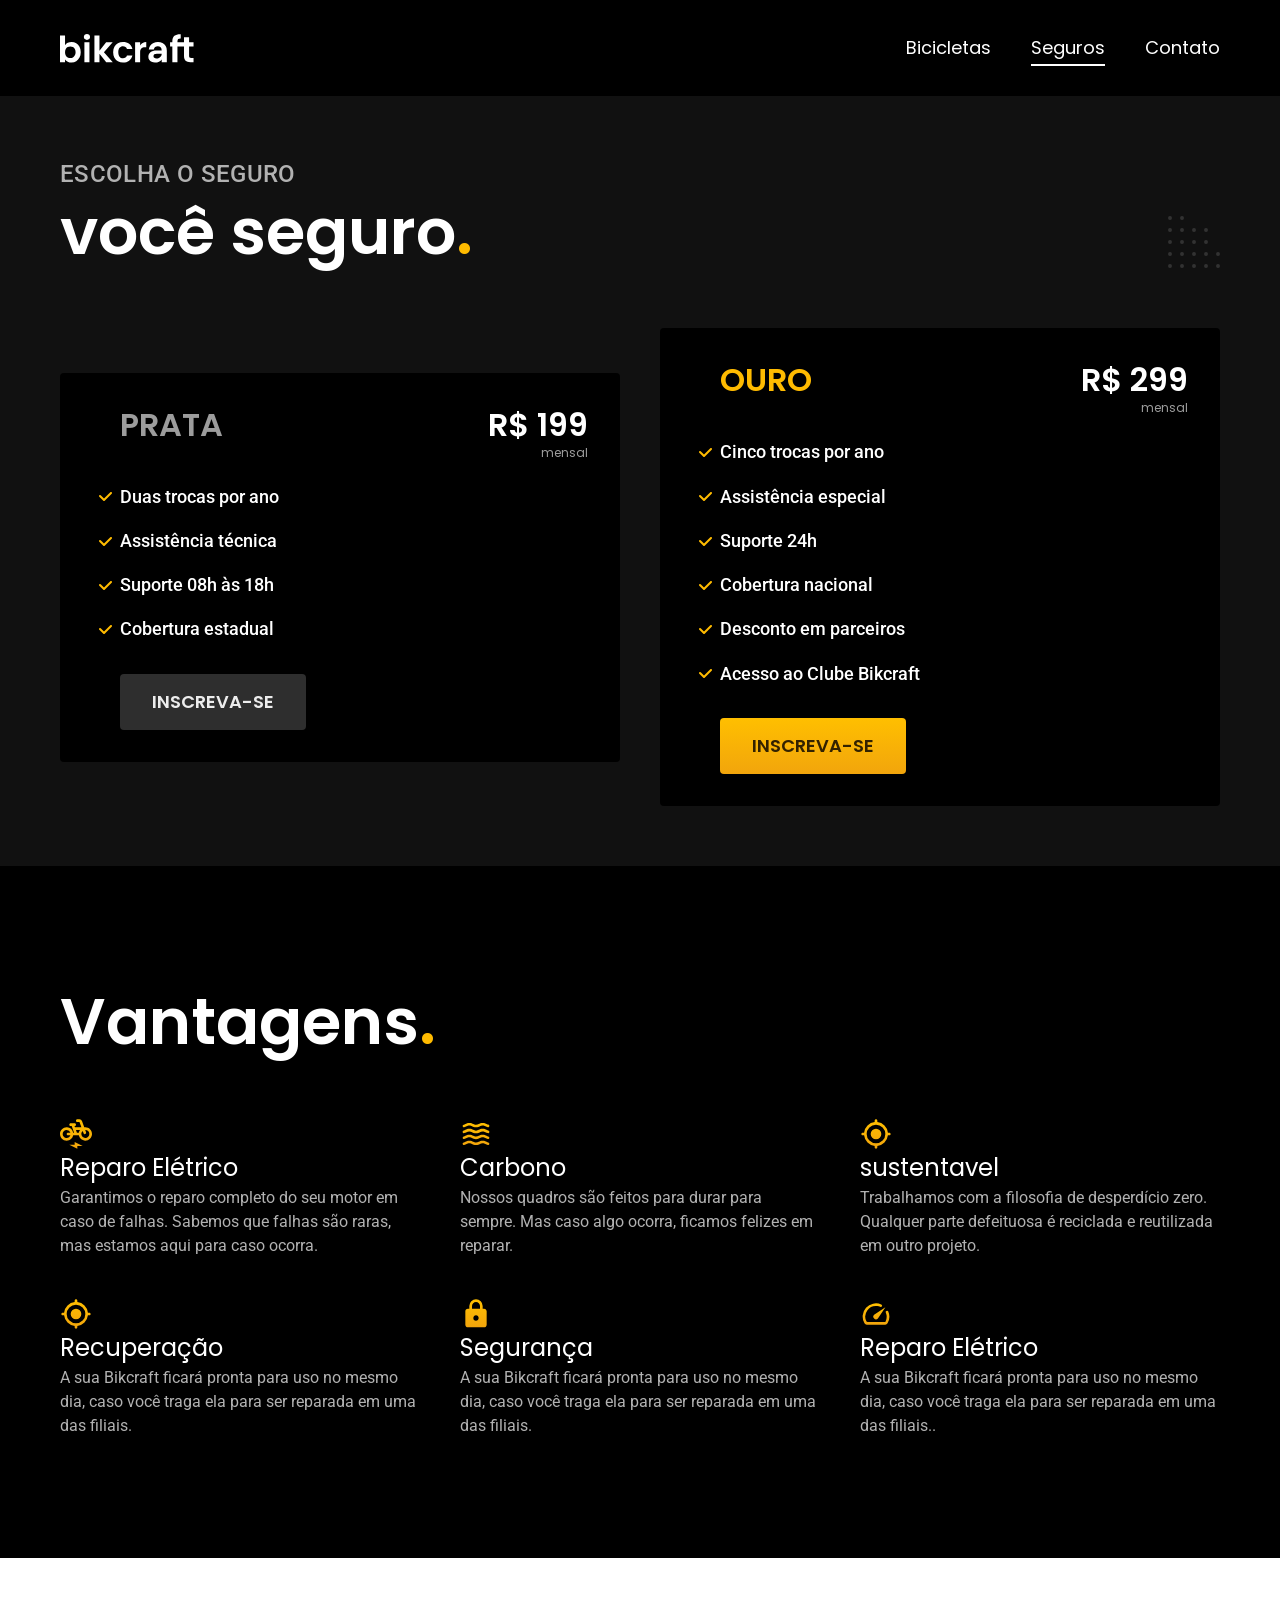
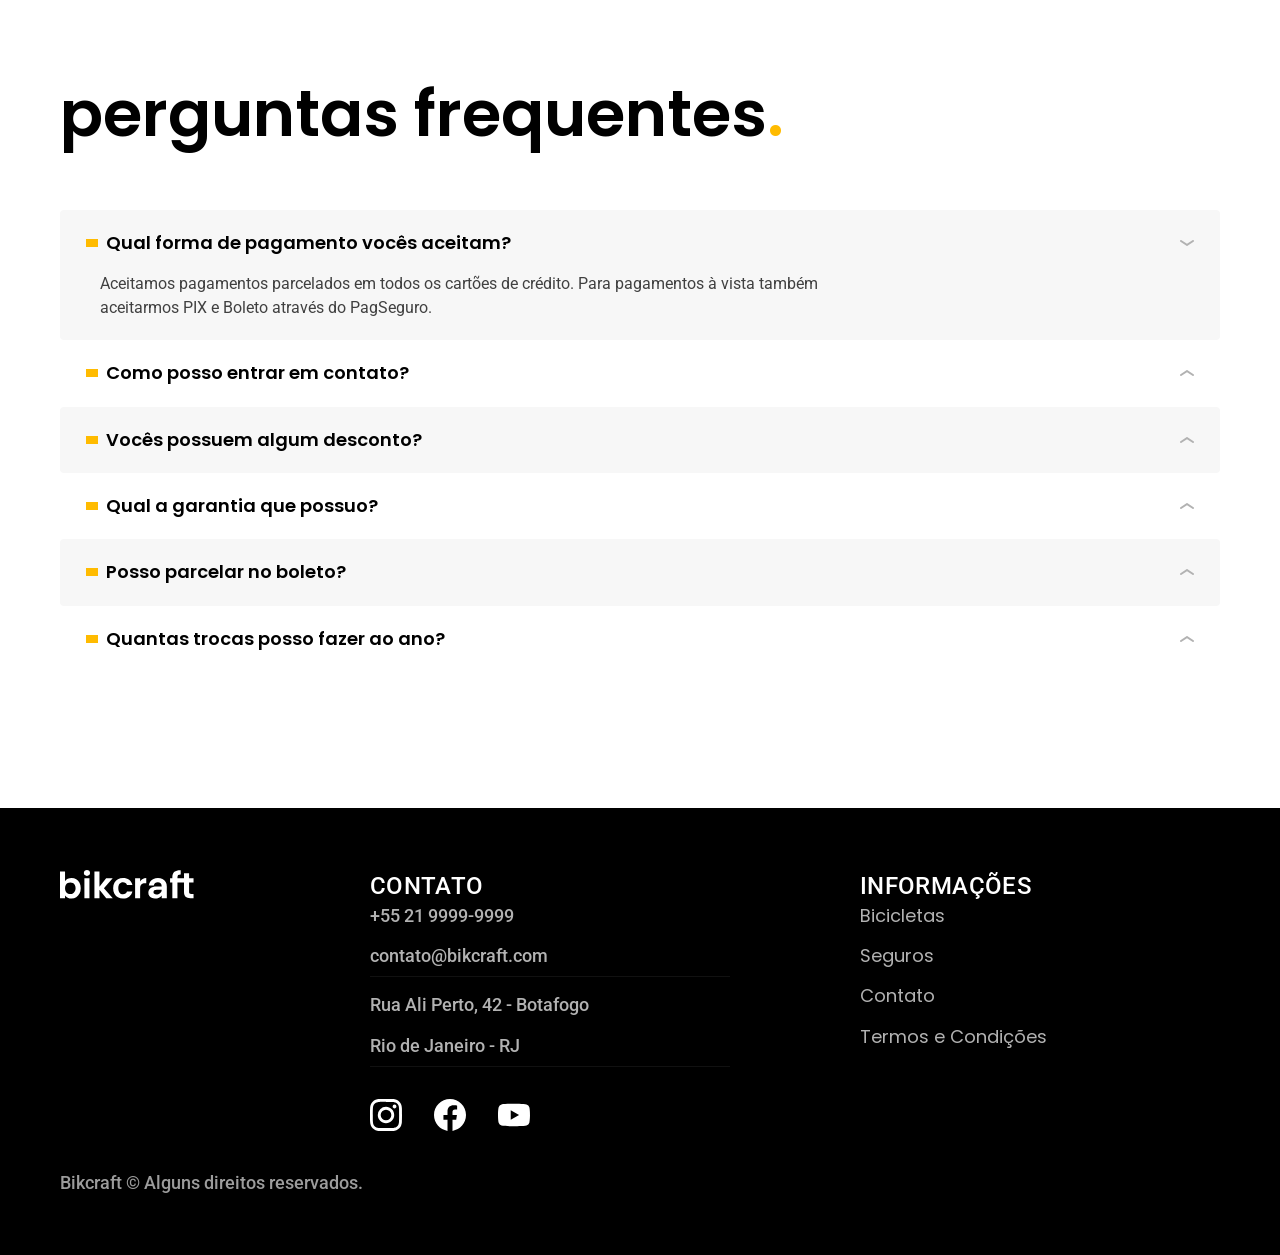
<file: seguros.html>
<!DOCTYPE html>
<html lang="pt-br">

<head>
  <meta charset="UTF-8">
  <meta name="viewport" content="width=device-width, initial-scale=1.0">

  <title>Seguros | Bikcraft</title>
  <meta name="description" content="Seguros.">

  <link rel="icon" href="./favicon.svg" type="image/svg+xml">
  <link rel="preload" href="./css/style.min.css" as="style">
  <link rel="stylesheet" href="./css/style.min.css">

  <link rel="preconnect" href="https://fonts.googleapis.com">
  <link rel="preconnect" href="https://fonts.gstatic.com" crossorigin>
  <link href="https://fonts.googleapis.com/css2?family=Poppins:ital,wght@0,100;0,200;0,300;0,400;0,500;0,600;0,700;0,800;0,900;1,100;1,200;1,300;1,400;1,500;1,600;1,700;1,800;1,900&display=swap" rel="stylesheet">

  <link rel="preconnect" href="https://fonts.googleapis.com">
  <link rel="preconnect" href="https://fonts.gstatic.com" crossorigin>
  <link href="https://fonts.googleapis.com/css2?family=Poppins:ital,wght@0,100;0,200;0,300;0,400;0,500;0,600;0,700;0,800;0,900;1,100;1,200;1,300;1,400;1,500;1,600;1,700;1,800;1,900&family=Roboto:ital,wght@0,100..900;1,100..900&display=swap" rel="stylesheet">
  <script> document.documentElement.classList.add('js'); </script>
</head>


<body id="seguros">
  <header class="header-bg">
    <div class="header container">
      <a href="./">
        <img src="./img/bikcraft.svg" alt="Bikcraft">
      </a>

      <nav aria-label="primaria">
        <ul class="header-menu font-1-m cor-0">
          <li><a href="./bicicletas.html">Bicicletas</a></li>
          <li><a href="./seguros.html">Seguros</a></li>
          <li><a href="./contato.html">Contato</a></li>
        </ul>
      </nav>
    </div>
  </header>

  <main class="seguros-bg">
    <div class="titulo-bg">
      <div class="titulo container">
        <p class="font-2-l-b cor-5">Escolha o seguro</p>
        <h1 class="font-1-xxl cor-0">você seguro<span class="cor-p1">.</span></h1>
      </div>
    </div>

    <article>
      <div class="seguros container fadeInLeft" data-anime="200">
        <div class="seguros-item">
          <h3 class="font-1-xl cor-6">PRATA</h3>
          <span class="font-1-xl cor-0">R$ 199 <span class="font-1-xs cor-6">mensal</span></span>
          <ul class="font-2-m cor-0">
            <li>Duas trocas por ano</li>
            <li>Assistência técnica</li>
            <li>Suporte 08h às 18h</li>
            <li>Cobertura estadual</li>
          </ul>
          <a class="botao secundario" href="./orcamento.html?tipo=seguro&produto=prata">Inscreva-se</a>
        </div>

        <div class="seguros-item fadeInRight" data-anime="400">
          <h3 class="font-1-xl cor-p1">OURO</h3>
          <span class="font-1-xl cor-0">R$ 299 <span class="font-1-xs cor-6">mensal</span></span>
          <ul class="font-2-m cor-0">
            <li>Cinco trocas por ano</li>
            <li>Assistência especial</li>
            <li>Suporte 24h</li>
            <li>Cobertura nacional</li>
            <li>Desconto em parceiros</li>
            <li>Acesso ao Clube Bikcraft</li>
          </ul>
          <a class="botao" href="./orcamento.html?tipo=seguro&produto=ouro">Inscreva-se</a>
        </div>
      </div>
    </article>

  </main>

  <article class="vantagens-bg">
    <div class="vantagens container">
      <h2 class="font-1-xxl cor-0">Vantagens<span class="cor-p1">.</span></h2>
      <ul>
        <li>
          <img src="./img/icones/eletrica.svg" alt="Reparo Elétrico">
          <h3 class="font-1-l cor-0"> Reparo Elétrico</h3>
          <p class="font-2-s cor-5"> Garantimos o reparo completo do seu motor em caso de falhas. Sabemos que falhas são raras, mas estamos aqui para caso ocorra. </p>
        </li>
        <li>
          <img src="./img/icones/carbono.svg" alt="Resistencia">
          <h3 class="font-1-l cor-0"> Carbono</h3>
          <p class="font-2-s cor-5"> Nossos quadros são feitos para durar para sempre. Mas caso algo ocorra, ficamos felizes em reparar. </p>
        </li>
        <li>
          <img src="./img/icones/rastreador.svg" alt="sustentavel">
          <h3 class="font-1-l cor-0"> sustentavel </h3>
          <p class="font-2-s cor-5"> Trabalhamos com a filosofia de desperdício zero. Qualquer parte defeituosa é reciclada e reutilizada em outro projeto. </p>
        </li>
        <li>
          <img src="./img/icones/rastreador.svg" alt="Conserto">
          <h3 class="font-1-l cor-0"> Recuperação</h3>
          <p class="font-2-s cor-5"> A sua Bikcraft ficará pronta para uso no mesmo dia, caso você traga ela para ser reparada em uma das filiais. </p>
        </li>
        <li>
          <img src="./img/icones/seguro.svg" alt="Segurança">
          <h3 class="font-1-l cor-0"> Segurança </h3>
          <p class="font-2-s cor-5"> A sua Bikcraft ficará pronta para uso no mesmo dia, caso você traga ela para ser reparada em uma das filiais. </p>
        </li>
        <li>
          <img src="./img/icones/velocidade.svg" alt="Rapidez">
          <h3 class="font-1-l cor-0"> Reparo Elétrico</h3>
          <p class="font-2-s cor-5"> A sua Bikcraft ficará pronta para uso no mesmo dia, caso você traga ela para ser reparada em uma das filiais.. </p>
        </li>
      </ul>
    </div>
  </article>

  <article class="perguntas container">
    <h2 class="font-1-xxl">perguntas frequentes<span class="cor-p1">.</span></h2>

    <dl>
      <div>
        <dt><button class="font-1-m-b" aria-controls="pergunta1" aria-expanded="true"> Qual forma de pagamento vocês aceitam? </button></dt>
        <dd id="pergunta1" class="font-2-s cor-9 ativa">Aceitamos pagamentos parcelados em todos os cartões de crédito. Para pagamentos à vista também aceitarmos PIX e Boleto através do PagSeguro.</dd>
      </div>
      <div>
        <dt> <button class="font-1-m-b" aria-controls="pergunta2" aria-expanded="false"> Como posso entrar em contato? </button></dt>
        <dd id="pergunta2" class="font-2-s cor-9">Aceitamos pagamentos parcelados em todos os cartões de crédito. Para pagamentos à vista também aceitarmos PIX e Boleto através do PagSeguro.</dd>
      </div>
      <div>
        <dt> <button class="font-1-m-b" aria-controls="pergunta3" aria-expanded="false">Vocês possuem algum desconto?</button></dt>
        <dd id="pergunta3" class="font-2-s cor-9">Aceitamos pagamentos parcelados em todos os cartões de crédito. Para pagamentos à vista também aceitarmos PIX e Boleto através do PagSeguro.</dd>
      </div>
      <div>
        <dt> <button class="font-1-m-b" aria-controls="pergunta4" aria-expanded="false"> Qual a garantia que possuo?</button></dt>
        <dd class="font-2-s cor-9" id="pergunta4">Aceitamos pagamentos parcelados em todos os cartões de crédito. Para pagamentos à vista também aceitarmos PIX e Boleto através do PagSeguro.</dd>
      </div>
      <div>
        <dt> <button class="font-1-m-b" aria-controls="pergunta5" aria-expanded="false"> Posso parcelar no boleto? </button></dt>
        <dd class="font-2-s cor-9" id="pergunta5">Aceitamos pagamentos parcelados em todos os cartões de crédito. Para pagamentos à vista também aceitarmos PIX e Boleto através do PagSeguro.</dd>
      </div>
      <div>
        <dt> <button class="font-1-m-b" aria-controls="pergunta6" aria-expanded="false"> Quantas trocas posso fazer ao ano? </button></dt>
        <dd class="font-2-s cor-9" id="pergunta6">Aceitamos pagamentos parcelados em todos os cartões de crédito. Para pagamentos à vista também aceitarmos PIX e Boleto através do PagSeguro.</dd>
      </div>
    </dl>
  </article>


  <footer class="footer-bg">
    <div class="footer container">
      <img src="./img/bikcraft.svg" alt="Bikcraft">
      <div class="footer-contato">
        <h3 class="font-2-l-b cor-0">Contato</h3>
        <ul class="font-2-m cor-5">
          <li><a href="tel:+552199999999">+55 21 9999-9999</a></li>
          <li><a href="mailto:contato@bikcraft.com">contato@bikcraft.com</a></li>
          <li>Rua Ali Perto, 42 - Botafogo</li>
          <li>Rio de Janeiro - RJ</li>
        </ul>
        <div class="footer-redes">
          <a href="./">
            <img src="./img/redes/instagram.svg" alt="Instagram">
          </a>
          <a href="./">
            <img src="./img/redes/facebook.svg" alt="Facebook">
          </a>
          <a href="./">
            <img src="./img/redes/youtube.svg" alt="Youtube">
          </a>
        </div>
      </div>
      <div class="footer-informacoes">
        <h3 class="font-2-l-b cor-0">Informações</h3>
        <nav>
          <ul class="font-1-m cor-5">
            <li><a href="./bicicletas.html">Bicicletas</a></li>
            <li><a href="./seguros.html">Seguros</a></li>
            <li><a href="./contato.html">Contato</a></li>
            <li><a href="./termos.html">Termos e Condições</a></li>
          </ul>
        </nav>
      </div>
      <p class="footer-copy font-2-m cor-6">Bikcraft © Alguns direitos reservados.</p>
    </div>
  </footer>
  <script src="js/plugins/simple-anime.js"></script>
  <script src="js/script.js"></script>
</body>

</html>
</file>
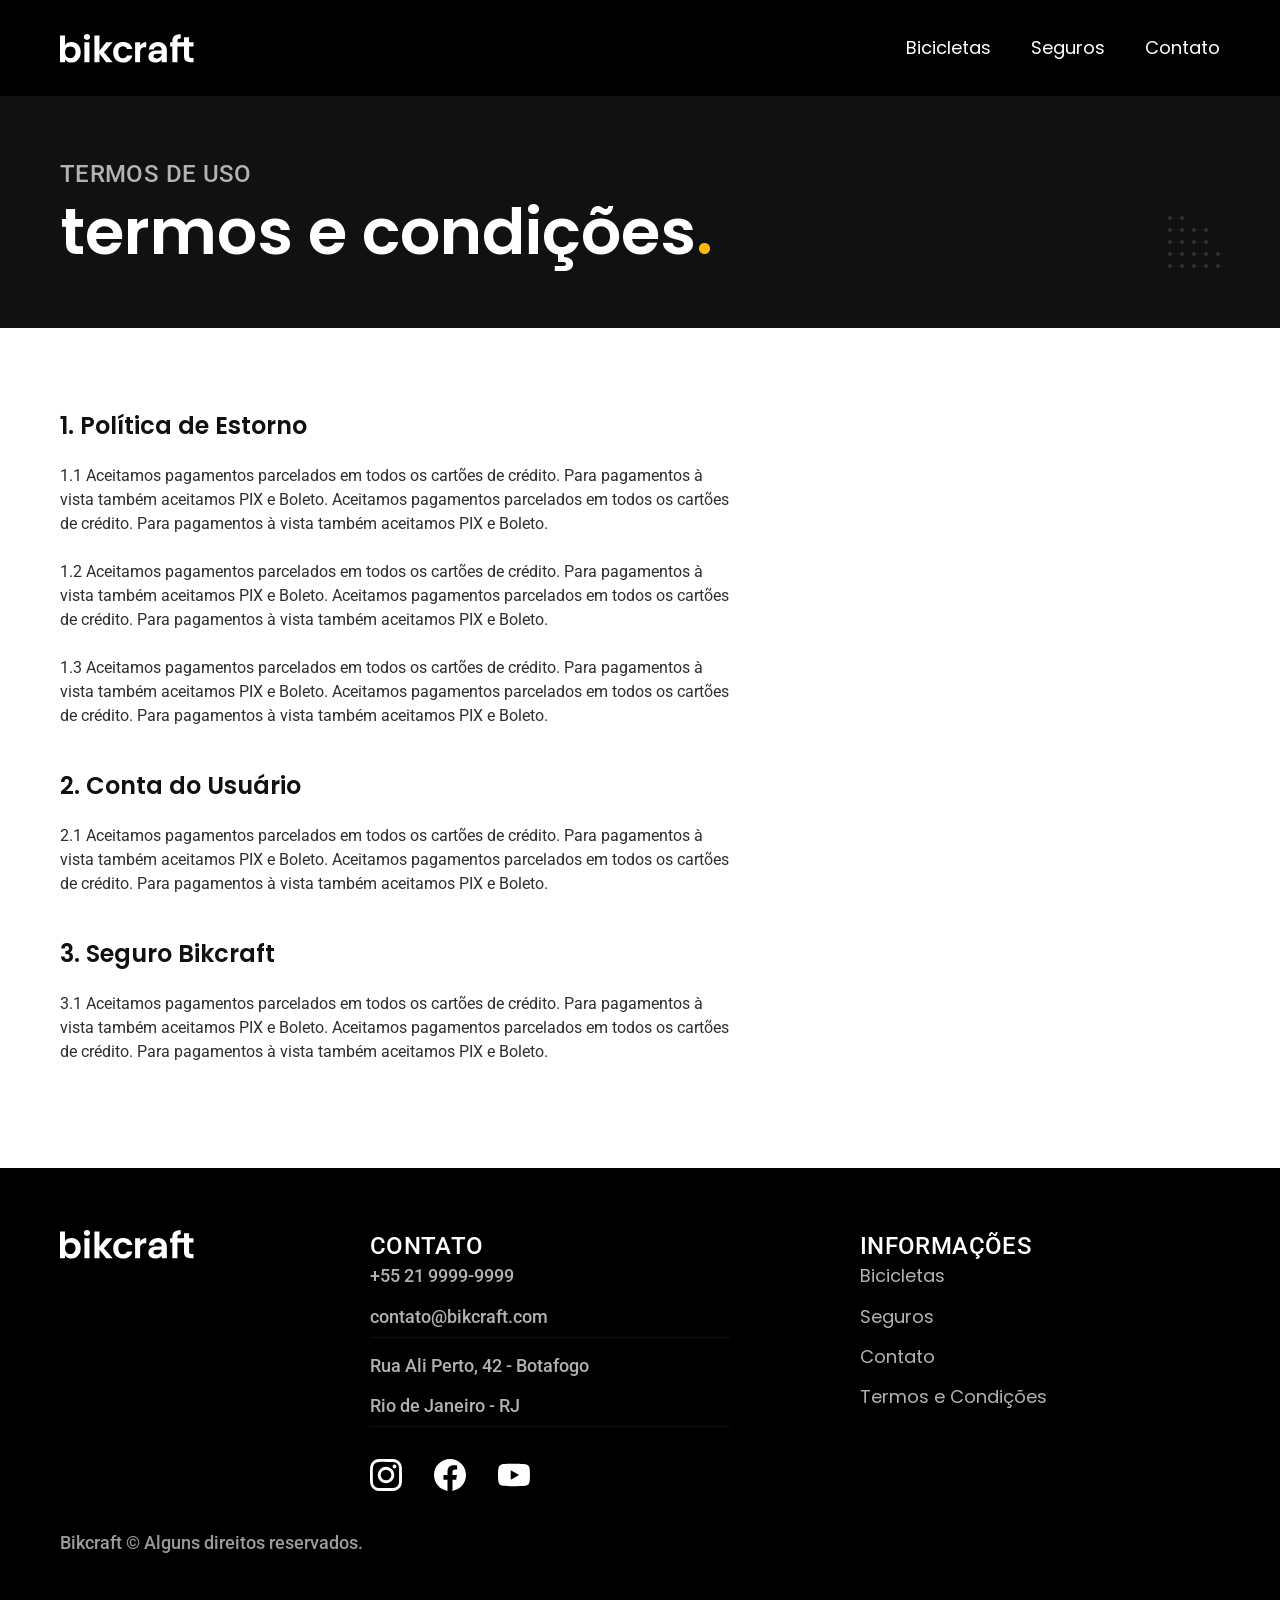
<file: termos.html>
<!DOCTYPE html>
<html lang="pt-br">

<head>
  <meta charset="UTF-8">
  <meta name="viewport" content="width=device-width, initial-scale=1.0">

  <title>Termos e Condições | Bikcraft</title>
  <meta name="description" content="Termos e condições.">

  <link rel="icon" href="./favicon.svg" type="image/svg+xml">
  <link rel="preload" href="./css/style.min.css" as="style">
  <link rel="stylesheet" href="./css/style.min.css">
  <link rel="preconnect" href="https://fonts.googleapis.com">
  <link rel="preconnect" href="https://fonts.gstatic.com" crossorigin>
  <link href="https://fonts.googleapis.com/css2?family=Poppins:ital,wght@0,100;0,200;0,300;0,400;0,500;0,600;0,700;0,800;0,900;1,100;1,200;1,300;1,400;1,500;1,600;1,700;1,800;1,900&display=swap" rel="stylesheet">

  <link rel="preconnect" href="https://fonts.googleapis.com">
  <link rel="preconnect" href="https://fonts.gstatic.com" crossorigin>
  <link href="https://fonts.googleapis.com/css2?family=Poppins:ital,wght@0,100;0,200;0,300;0,400;0,500;0,600;0,700;0,800;0,900;1,100;1,200;1,300;1,400;1,500;1,600;1,700;1,800;1,900&family=Roboto:ital,wght@0,100..900;1,100..900&display=swap" rel="stylesheet">
  <script> document.documentElement.classList.add('js'); </script>
</head>

<body>
  <header class="header-bg">
    <div class="header container">
      <a href="./">
        <img src="./img/bikcraft.svg" alt="Bikcraft">
      </a>

      <nav aria-label="primaria">
        <ul class="header-menu font-1-m cor-0">
          <li><a href="./bicicletas.html">Bicicletas</a></li>
          <li><a href="./seguros.html">Seguros</a></li>
          <li><a href="./contato.html">Contato</a></li>
        </ul>
      </nav>
    </div>
  </header>

  <main>
    <div class="titulo-bg">
      <div class="titulo container">
        <p class="font-2-l-b cor-5">Termos de uso</p>
        <h1 class="font-1-xxl cor-0">termos e condições<span class="cor-p1">.</span></h1>
      </div>
    </div>

    <div class="termos font-2-s cor-10 container">
      <h2 class="font-1-l cor-11">1. Política de Estorno</h2>
      <p>1.1 Aceitamos pagamentos parcelados em todos os cartões de crédito. Para pagamentos à vista também aceitamos PIX e Boleto. Aceitamos pagamentos parcelados em todos os cartões de crédito. Para pagamentos à vista também aceitamos PIX e Boleto.</p>
      <p>1.2 Aceitamos pagamentos parcelados em todos os cartões de crédito. Para pagamentos à vista também aceitamos PIX e Boleto. Aceitamos pagamentos parcelados em todos os cartões de crédito. Para pagamentos à vista também aceitamos PIX e Boleto.</p>
      <p>1.3 Aceitamos pagamentos parcelados em todos os cartões de crédito. Para pagamentos à vista também aceitamos PIX e Boleto. Aceitamos pagamentos parcelados em todos os cartões de crédito. Para pagamentos à vista também aceitamos PIX e Boleto.</p>
      <h2 class="font-1-l cor-11">2. Conta do Usuário</h2>
      <p>2.1 Aceitamos pagamentos parcelados em todos os cartões de crédito. Para pagamentos à vista também aceitamos PIX e Boleto. Aceitamos pagamentos parcelados em todos os cartões de crédito. Para pagamentos à vista também aceitamos PIX e Boleto.</p>
      <h2 class="font-1-l cor-11">3. Seguro Bikcraft</h2>
      <p>3.1 Aceitamos pagamentos parcelados em todos os cartões de crédito. Para pagamentos à vista também aceitamos PIX e Boleto. Aceitamos pagamentos parcelados em todos os cartões de crédito. Para pagamentos à vista também aceitamos PIX e Boleto.</p>
    </div>
  </main>

  <footer class="footer-bg">
    <div class="footer container">
      <img src="./img/bikcraft.svg" alt="Bikcraft">
      <div class="footer-contato">
        <h3 class="font-2-l-b cor-0">Contato</h3>
        <ul class="font-2-m cor-5">
          <li><a href="tel:+552199999999">+55 21 9999-9999</a></li>
          <li><a href="mailto:contato@bikcraft.com">contato@bikcraft.com</a></li>
          <li>Rua Ali Perto, 42 - Botafogo</li>
          <li>Rio de Janeiro - RJ</li>
        </ul>
        <div class="footer-redes">
          <a href="./">
            <img src="./img/redes/instagram.svg" alt="Instagram">
          </a>
          <a href="./">
            <img src="./img/redes/facebook.svg" alt="Facebook">
          </a>
          <a href="./">
            <img src="./img/redes/youtube.svg" alt="Youtube">
          </a>
        </div>
      </div>
      <div class="footer-informacoes">
        <h3 class="font-2-l-b cor-0">Informações</h3>
        <nav>
          <ul class="font-1-m cor-5">
            <li><a href="./bicicletas.html">Bicicletas</a></li>
            <li><a href="./seguros.html">Seguros</a></li>
            <li><a href="./contato.html">Contato</a></li>
            <li><a href="./termos.html">Termos e Condições</a></li>
          </ul>
        </nav>
      </div>
      <p class="footer-copy font-2-m cor-6">Bikcraft © Alguns direitos reservados.</p>
    </div>
  </footer>
  <script src="./js/script.js"></script>
</body>

</html>
</file>
<file: css/style.min.css>
body{margin:0;font-family:Arial,Helvetica,sans-serif}blockquote,dd,h1,h2,h3,h4,p,ul{margin:0}ul{padding:0;list-style:none}a{text-decoration:none;color:inherit}img{max-width:100%;display:block}img[src$=".jpg"]{border-radius:4px}.font-1-xs{font:400 0.75rem/1.35 Poppins,sans-serif}.font-2-xs{font:400 0.875rem/1.43 Roboto,sans-serif}.font-1-s{font:400 1rem/1.5 Poppins,sans-serif}.font-2-s{font:400 1rem/1.5 Roboto,sans-serif}.font-1-m,.font-1-m-b{font:400 1.125rem/1.35 Poppins,sans-serif}.font-1-m-b{font-weight:600}.font-2-m{font:500 1.125rem/1.35 Roboto,sans-serif}.font-1-l{font:400 1.5rem/1.5 Poppins,sans-serif}.font-2-l,.font-2-l-b{font:400 1.5rem/1.5 Roboto,sans-serif}.font-2-l-b{font-weight:500;letter-spacing:.015em;text-transform:uppercase}.font-1-xl{font:600 2rem/1.25 Poppins,sans-serif}.font-2-xl{font:500 2rem/1.25 Roboto,sans-serif}.font-1-xxl{font:600 4rem/1.125 Poppins,sans-serif}@media (max-width:1200px){.font-1-xxl{font-size:3rem}.font-2-l,.font-2-l-b{font-size:1.125rem}}@media (max-width:800px){.font-1-xxl{font-size:2rem}.font-1-xl,.font-2-xl{font-size:1.5rem}}:root{--cor-0:#ffffff;--cor-1:#f7f7f7;--cor-2:#ededed;--cor-3:#dedede;--cor-4:#cccccc;--cor-5:#b2b2b2;--cor-6:#9c9c9c;--cor-7:#717171;--cor-8:#595959;--cor-9:#404040;--cor-10:#2e2e2e;--cor-11:#111111;--cor-12:#000000;--cor-p1:#ffbb00;--cor-p2:#e4a30b;--cor-p3:#a66f00;--cor-p4:#664400;--cor-p5:#332200}.cor-0{color:var(--cor-0)}.cor-1{color:var(--cor-1)}.cor-2{color:var(--cor-2)}.cor-3{color:var(--cor-3)}.cor-4{color:var(--cor-4)}.cor-5{color:var(--cor-5)}.cor-6{color:var(--cor-6)}.cor-7{color:var(--cor-7)}.cor-8{color:var(--cor-8)}.cor-9{color:var(--cor-9)}.cor-10{color:var(--cor-10)}.cor-11{color:var(--cor-11)}.cor-12{color:var(--cor-12)}.cor-p1{color:var(--cor-p1)}.cor-p2{color:var(--cor-p2)}.cor-p3{color:var(--cor-p3)}.cor-p4{color:var(--cor-p4)}.cor-p5{color:var(--cor-p5)}.form{display:grid;grid-template-columns:1fr 1fr;gap:20px}.form label{display:block;font:600 1rem/1,5 poppins,sans-serif;margin-bottom:4px}.col-2{grid-column:span 2}.form input[type=email],.form input[type=text],.form textarea{font:400 1rem/1,5 poppins,sans-serif;background:var(--cor-1);border:1px solid var(--cor-2);padding:12px;border-radius:4px;width:100%;box-sizing:border-box}.form input[type=email]:focus,.form input[type=text]:focus,.form textarea:focus{outline:0;border-color:var(--cor-p1);background:var(--cor-0);box-shadow:0 0 0 2px #fea}.form .col-2{grid-column:1}.js .fadeInDown{transform:translate3d(0,-20px,0)}.js .fadeInUp{transform:translate3d(0,20px,0)}.js .fadeInRight{transform:translate3d(20px,0,0)}.js .fadeInLeft{transform:translate3d(-20px,0,0)}.js [data-anime]{opacity:0}.js .anime{opacity:1;transform:none;transition:transform .8s,opacity .8s}.header-bg{background-color:#000}.header{display:flex;flex-wrap:wrap;gap:20px;justify-content:space-between;align-items:center;padding-bottom:20px;padding-top:20px}.header-menu{display:flex;flex-wrap:wrap;gap:40px}.header-menu a{color:#fff;display:inline-block;padding:16px 0;font-size:18px;position:relative;font-family:Poppins;font-weight:400}.header-menu a:after{content:"";display:block;height:2px;width:0;background:#fff;margin-top:4px;transition:.3s;position:absolute}.header-menu a.ativo::after,.header-menu a:hover:after{width:100%}@media (max-width:800px){.header-menu{gap:20px}.header-menu a{background:#111;padding:12px 16px;border-radius:4px}.header-menu a:hover{background-color:#2e2e2e}.header a:after{display:none}}@media (max-width:600px){.header-menu{gap:12px}.header-menu a{padding:8px 12px;font-size:14px}}.footer-bg{background-color:var(--cor-12)}.footer{display:grid;grid-template-columns:3fr 5fr 4fr;gap:40px;padding-top:60px;padding-bottom:60px}.footer-contato ul{margin-bottom:32px}.footer-contato li:nth-child(2n):after{content:"";display:block;max-width:360px;height:1px;background-color:var(--cor-11);margin-top:8px}.footer li{margin-bottom:16px}.footer a:hover{color:var(--cor-0)}.footer-copy{grid-column:1/-1}.footer-redes{display:flex;gap:32px}@media (max-width:800px){.footer>img{display:none}.footer{grid-template-columns:1fr 1fr}}@media (max-width:600px){.footer{grid-template-columns:1fr;gap:60px}.footer-copy{margin-top:0}}.container{box-sizing:border-box;max-width:1200px;padding-left:20px;padding-right:20px;margin-left:auto;margin-right:auto}.botao{display:inline-block;padding:16px 32px;background:linear-gradient(#ffbf00,#f2a50c);border-radius:4px;box-shadow:0 1px 2px rgba(0,0,0,.1);text-transform:uppercase;color:#320;font-size:18px;line-height:1.33;font-family:Poppins;font-weight:600;max-width:max-content;border:none;cursor:pointer}.botao.seta{display:flex;align-items:center}.botao.seta::after{content:"";display:inline-block;width:18px;height:10px;margin-left:12px;background:url("../img/icones/seta.svg");transition:transform .3s ease}.botao-comprar{display:flex;align-items:center}.botao.seta:hover:after{transform:translateX(4px)}.botao:hover{background:linear-gradient(#ffb60d,#e59317)}.botao.secundario{background:var(--cor-10);color:var(--cor-2)}.botao.secundario:hover{background:var(--cor-9);color:var(--cor-0)}@media (max-width:600px){.botao{padding:12px 16px;font-size:16px}}.link{display:inline-block;color:var(--cor-p1);font:500 1.5rem/1.5 Poppins,sans-serif;text-transform:uppercase}.link::after{content:"";display:block;width:100%;height:4px;background-color:currentColor}.link:hover{color:var(--cor-0)}.titulo-bg{padding-top:60px;padding-bottom:60px;background-color:var(--cor-11)}.titulo{background:url("../img/dec/top-right.svg") no-repeat bottom right 20px}.titulo p{margin-bottom:4px}@media (max-width:800px){.titulo-bg{padding-top:40px;padding-bottom:40px}.titulo p{font-size:1rem;text-transform:lowercase;font-weight:400}}.introducao-bg{background:var(--cor-12) url("../img/dec/bottom-left.svg") no-repeat bottom 160px left 20px;color:#fff;box-shadow:inset 0 -120px #fff}.introducao{display:grid;grid-template-columns:1fr 1fr;gap:0 40px}.introducao-conteudo{align-self:end;padding-bottom:200px}.introducao img{width:100%;height:100%;object-fit:cover;border-radius:4px}.introducao h1{margin-bottom:32px}.introducao h1 span{color:#fb0}.introducao p{margin-bottom:20px;font-size:24px;line-height:1.5;color:#b2b2b2;font-family:Roboto;font-weight:400}@media (max-width:1200px){.introducao h1{font-size:48px}.introducao p{font-size:18px}}@media (max-width:800px){.introducao-bg{background:#111;padding-top:40px;box-shadow:inset 0 -60px #fff}.introducao{grid-template-columns:1fr;gap:32px}.introducao-conteudo{padding-bottom:0}.introducao h1{font-size:32px;margin-bottom:16px}.introducao img{height:300px;width:100%}}.tecnologia-bg{background-color:var(--cor-11);padding-top:40px;box-shadow:inset 0 80px var(--cor-0)}.tecnologia{display:grid;grid-template-columns:1fr 1fr;gap:40px}.tecnologia-imagem{height:100%;object-fit:cover;object-position:left}.tecnologia-conteudo{padding-top:160px;padding-bottom:110px}.tecnologia-conteudo>span{margin-bottom:20px;display:block}.tecnologia-conteudo h2{margin-bottom:32px}.tecnologia-conteudo>p{margin-bottom:20px}.tecnologia-conteudo a{margin-bottom:80px}.tecnologia-vantagens{display:flex;gap:40px}.tecnologia-vantagens h3{margin-bottom:8px;width:max-content}.tecnologia-vantagens img{width:24;margin-bottom:8px}@media (max-width:800px){.tecnologia-bg{box-shadow:initial}.tecnologia{grid-template-columns:1fr}.tecnologia-conteudo{padding-top:60px;padding-bottom:60px}.tecnologia-imagem{display:none}.tecnologia-conteudo a{margin-bottom:60px}}@media (max-width:600px){.tecnologia-vantagens{flex-direction:column;align-items:center}}.parceiros{padding-top:60px}.parceiros h2{padding-bottom:120px}.parceiros ul{padding:0 20px;max-width:1400px;display:grid;margin:0 auto;grid-template-columns:repeat(4,1fr);margin:0 auto}.parceiros li{display:flex;padding:32px;border-left:2px solid var(--cor-2)}.parceiros img{margin:auto}.parceiros li:first-child,.parceiros li:nth-child(5){border-left:none}.parceiros li:nth-child(n+5){border-top:2px solid var(--cor-2)}@media (max-width:800px){.parceiros{padding-bottom:60px}.parceiros li{display:flex;padding:20px}.parceiros h2{margin-bottom:20px}.parceiros ul{grid-template-columns:repeat(2,1fr)}.parceiros li:nth-child(n+3){border-top:2px solid var(--cor-2)}.parceiros li:nth-child(odd){border-left:none}}.depoimento{display:grid;grid-template-columns:1fr 1fr;background-color:var(--cor-p1);overflow:hidden;margin-top:40px}.depoimento img{border-radius:0;width:100%;height:100%;object-fit:cover}.depoimento-conteudo{padding:40px 40px 80px 80px;align-self:end;background:url("../img/dec/bottom-right-p.svg") no-repeat bottom 40px right 40px}.depoimento-conteudo p{max-width:32ch;font-family:Merriweather,serif;font-style:italic;font-weight:900;margin-bottom:32px;position:relative}.depoimento p::before{content:"“";color:var(--cor-p2);font-size:5rem;position:absolute;left:-50px}.depoimento p::after{content:"”";color:var(--cor-p2);font-size:5rem;position:absolute}@media (min-width:1200px){.depoimento img{max-height:520px}}@media (max-width:768px){.depoimento{grid-template-columns:1fr;text-align:center}.depoimento-conteudo{padding:40px 20px;margin:auto}.depoimento img{width:200px}}.bicicletas-lista{padding-top:60px;padding-bottom:120px}.bicicletas-lista h2{margin-bottom:40px;box-sizing:border-box;max-width:1200px;padding-left:20px;padding-right:20px;margin-left:auto;margin-right:auto}.bicicletas-lista ul{display:flex;gap:40px;padding:0 20px 20px 20px;max-width:1400px;margin-left:auto;margin-right:auto;overflow-x:auto}#bicicleta .bicicletas-lista ul{padding:0 0 20px 0}.bicicletas-lista li{flex:1;min-width:280px}.bicicletas-lista a{display:block}.bicicletas-lista img{margin-bottom:16px}.bicicletas-lista h3{margin-bottom:8px;display:flex;align-items:center}.bicicletas-lista h3::before{content:"";display:inline-block;height:8px;width:12px;margin-right:8px;background-color:var(--cor-p1);transition:width .2s}.bicicletas-lista a:hover h3::before{width:24px}.bicicletas-lista li span{padding-left:20px}@media (max-width:800px){.bicicletas-lista{padding-bottom:60px}.bicicletas-lista ul{gap:20px}}.bicicletas-bg{background:linear-gradient(to right,var(--cor-0) 30%,var(--cor-11) 0)}.bicicletas{display:grid;grid-template-columns:1fr 1fr;gap:40px;padding-bottom:60px;padding-top:60px;background:url("../img/dec/top-right.svg") no-repeat bottom 40px right 20px}.bicicletas-imagem{position:relative}.bicicletas-imagem span{background:var(--cor-12);padding:8px 16px 8px 8px;display:inline-block;position:absolute;top:20px;right:0;border-radius:4px 0 0 4px}.bicicletas-conteudo{display:grid;grid-template-columns:1fr auto;align-content:start}.bicicletas h2,.bicicletas p{grid-column:1/-1}.bicicletas h2{margin-bottom:20px}.bicicletas h2::before{content:"";display:block;height:8px;width:12px;margin-bottom:8px;background-color:var(--cor-p1)}.bicicletas p{margin-bottom:32px}.bicicletas a{place-self:end}.bicicletas li{display:flex;align-items:center}.bicicletas ul{display:grid;align-items:center}.bicicletas-conteudo img{width:24px;margin-right:8px}@media (max-width:800px){.bicicletas-bg{background:var(--cor-11)}.bicicletas{grid-template-columns:1fr;gap:20px;padding-top:40px;padding-bottom:40px}}@media (max-width:600px){.bicicletas-conteudo{grid-template-columns:1fr}.bicicletas ul{font-size:1rem;grid-template-columns:1fr 1fr;margin-bottom:32px}.bicicletas a{place-self:start}}.bicicleta{display:grid;grid-template-columns:1fr 1fr;align-items:start;gap:40px;padding-bottom:60px;padding-top:60px}#bicicleta p{text-transform:uppercase}.bicicleta-imagens{display:flex;flex-wrap:wrap;gap:20px}.bicicleta-imagens img{flex:1;min-width:200px}.bicicleta-imagens img:first-child{min-width:100%}.bicicleta-conteudo>p{margin-bottom:32px}.bicicleta-comprar{display:grid;grid-template-columns:max-content auto;align-items:center;justify-items:start;gap:8px 12px;margin-bottom:40px}.bicicleta-comprar a{grid-row:span 2}.bicicleta-comprar span{display:flex;align-items:center;background-color:var(--cor-12);padding:4px 8px;border-radius:4px}.bicicleta-conteudo h2{text-transform:uppercase;letter-spacing:.015em}.bicicleta-ficha,.bicicleta-informacoes{padding:32px;background-color:var(--cor-12);border-radius:4px}.bicicleta-informacoes{margin-bottom:40px;display:grid;grid-template-columns:1fr 1fr;gap:32px}.bicicleta-informacoes img{width:24px;margin-bottom:8px}.bicicleta-informacoes{margin-bottom:8px}.bicicleta-ficha li{padding:4px 0;display:flex;justify-content:space-between;border-bottom:1px solid var(--cor-11)}.bicicleta-ficha li:last-child{border-bottom:none}.bicicleta-ficha span{color:var(--cor-6)}@media (max-width:800px){.bicicleta{grid-template-columns:1fr;padding-top:40px;padding-top:40px}.bicicleta-comprar{grid-template-columns:auto;justify-items:center}.bicicleta-imagens{grid-row:2}}@media (max-width:400px){.bicicleta-informacoes{grid-template-columns:1fr}.bicicleta-comprar{grid-template-columns:1fr}}.seguros-bg{background:var(--cor-11)}.seguros{padding-top:60px;padding-bottom:60px;display:grid;grid-template-columns:1fr 1fr;gap:40px;align-items:center}#seguros .seguros{padding-top:0}.seguros h2{grid-column:1/-1}.seguros-item{background-color:var(--cor-12);padding:32px 32px 32px 60px;display:grid;grid-template-columns:1fr autofr;border-radius:4px}.seguros-item h3{margin-bottom:40px}.seguros-item span{grid-column:2;display:block;text-align:right}.seguros-item ul{grid-template-columns:1/-1;margin-bottom:32px}.seguros-item li{display:flex;align-items:center;position:relative}.seguros-item li+li{margin-top:20px}.seguros-item li::before{content:"";display:inline-block;width:13px;height:9px;background-image:url("../img/icones/lista.svg");position:absolute;left:-21px}.seguros-item a{grid-column:1/-1}@media (max-width:800px){.seguros{grid-template-columns:1fr}}.vantagens-bg{background-color:var(--cor-12)}.vantagens{padding-top:120px;padding-bottom:120px}.vantagens h2{margin-bottom:60px}.vantagens ul{display:grid;grid-template-columns:repeat(auto-fit,minmax(280px,max-content));gap:40px}.vangtagens h3 .vangtagens img{margin-bottom:8px}@media (max-width:800px){.vantagens{padding-top:60px;padding-bottom:60px}.vantagens h2{margin-bottom:40px}.vantagens ul{gap:20px}}.perguntas{padding-top:120px;padding-bottom:120px}.perguntas h2{margin-bottom:60px}.perguntas dl>div{padding:20px;border-radius:4px}.perguntas dl>div:nth-child(odd){background-color:var(--cor-1)}.perguntas button{display:grid;grid-template-columns:auto 1fr auto;align-items:center;gap:8px;cursor:pointer;border:none;background:0 0;width:100%;text-align:left}.perguntas button::before{content:"";display:inline-block;width:12px;height:8px;background-color:var(--cor-p1)}.perguntas button::after{content:"";display:inline-block;width:14px;height:6px;background:url("../img/icones/seta-abrir.svg");transition:.3s}.perguntas button:hover:after,.perguntas button[aria-expanded=true]:after{transform:rotate(180deg)}.js .perguntas dd{display:none}.js .perguntas dd.ativa{display:block}.perguntas dd{padding-left:20px;padding-top:16px;max-width:80ch}@media (max-width:800px){.perguntas{padding-top:60px;padding-bottom:60px}.perguntas h2{margin-bottom:40px}}.seguro-bg{background-color:var(--cor-11);box-shadow:inset 0 120px var(--cor-0),inset 0 -120px var(--cor-12)}.seguro{display:grid;grid-template-columns:1fr 1fr;gap:40px}.seguro-imagem img{width:100%;height:100%;object-fit:cover}.seguro-conteudo{padding-top:180px;padding-bottom:180px}.seguro h2{margin-bottom:32px}.seguro p{margin-bottom:32px}@media (max-width:800px){.seguro-bg{box-shadow:inset 0 -60px var(--cor-12)}.seguro{grid-template-columns:1fr}.seguro-conteudo{grid-row:1;padding-top:40px;padding-bottom:0}}#contato{background:linear-gradient(var(--cor-11) 600px,var(--cor-1) 0)}.contato{display:grid;grid-template-columns:5fr 7fr}.contato-dados,.contato-formulario{padding:60px;box-shadow:0 1px 2px rgba(0,0,0,.1)}.contato-dados{border-radius:5px 0 0 5px;background:var(--cor-12) url("../img/dec/bottom-left.svg") no-repeat bottom 20px left 20px}.contato-formulario{background:var(--cor-0) url("../img/dec/bottom-right.svg") no-repeat bottom 20px right 20px;border-radius:0 5px 5px 0}.contato-dados h2{margin-bottom:60px}.contato-endereco{margin-bottom:32px;padding-left:28px;background:url("../img/icones/local.svg") no-repeat 0 2px}.contato-endereco p{margin-bottom:8px}.contato-meios a{display:block;max-width:max-content;margin-bottom:8px;padding-left:28px}.contato-meios a:hover{color:var(--cor-0)}.contato-meios a:first-child{background:url("../img/icones/email.svg") no-repeat 0 2px}.contato-meios a:nth-child(2){margin-bottom:32px}.contato-meios a:nth-child(3){background:url("../img/icones/telefone.svg") no-repeat 0 2px;margin-bottom:60px}.contato-redes{display:flex;gap:32px;padding-left:28px}@media (max-width:800px){.contato{grid-template-columns:1fr}.contato-dados,.contato-formulario{padding:20px}.contato-dados{border-radius:5px 5px 0 0;background:var(--cor-12)}.contato-formulario{border-radius:0 0 5px 5px}.contato-dados h2,.contato-meios a:nth-child(3){margin-bottom:32px}.contato-redes{margin-bottom:12px}}.lojas{display:grid;grid-template-columns:1fr 1fr;gap:0 40px;padding-top:120px;padding-bottom:120px}.lojas h2{grid-column:1/-1;margin-bottom:60px}.lojas img{border-radius:4px 4px 0 0}.lojas-item{border-radius:4px;background:var(--cor-0);box-shadow:0 1px 2px rgba(0,0,0,.1)}.lojas-conteudo{display:grid;grid-template-columns:1fr 1fr;gap:32px 16px;padding:32px}.lojas-conteudo h3,.lojas-tempo{grid-column:1/-1}.lojas-dados{display:grid;gap:8px;border-left:2px solid var(--cor-2);padding-left:12px}.lojas-tempo{display:flex;align-items:center;gap:8px}@media (max-width:800px){.lojas{gap:20px;padding-top:60px;padding-bottom:60px}.lojas h2{margin-bottom:32px}.lojas-conteudo{grid-template-columns:1fr}}@media (max-width:600px){.lojas{grid-template-columns:1fr}}#orcamento{background:linear-gradient(var(--cor-11) 600px,var(--cor-1) 0)}.orcamento{display:grid;grid-template-columns:5fr 7fr;padding-bottom:120px}.orcamento h2{text-transform:uppercase;position:relative;display:flex;align-items:center}.orcamento h2::before{content:"";display:inline-block;width:4px;height:8px;background-color:var(--cor-p1);position:absolute;left:-12px}.orcamento-dados,.orcamento-produto{padding:60px;box-shadow:0 1px 2px rgba(0,0,0,.1)}.orcamento-produto{border-radius:5px 0 0 5px;background:var(--cor-12) url("../img/dec/bottom-left.svg") no-repeat bottom 20px left 20px;display:grid;grid-template-columns:1fr 1fr;gap:20px;align-content:start}.orcamento-produto>*{grid-column:1/-1}.orcamento-produto>label{grid-column:initial}.orcamento-produto label{font:400 1rem/1.5rem Poppins,sans-serif;color:var(--cor-4);background-color:var(--cor-10);padding:12px 16px;border-radius:4px;cursor:pointer;display:grid;grid-template-columns:auto 1fr auto;align-items:center;border:1px solid var(--cor-10)}.orcamento-produto label::before{content:"";display:inline-block;box-sizing:border-box;width:12px;height:12px;border:1px solid var(--cor-6);background-color:var(--cor-0);border-radius:50%;margin-right:8px}.orcamento-produto label:hover{background-color:var(--cor-9);border-color:var(--cor-9)}.orcamento-produto input:focus+label{box-shadow:0 0 0 2px var(--cor-p1);border-color:var(--cor-12)}.orcamento-produto label span{display:none}.orcamento-produto input:checked+label span{display:inline-block}.orcamento-produto input:checked+label::before{box-shadow:inset 0 0 0 3px var(--cor-0),inset 0 0 0 6px var(--cor-7);border-color:var(--cor-7)}.orcamento-produto input{opacity:0;position:absolute;pointer-events:none}.orcamento-produto input:checked+label{background-color:var(--cor-0);color:var(--cor-11)}.orcamento-dados{background:var(--cor-0) url("../img/dec/bottom-right.svg") no-repeat bottom 20px right 20px;border-radius:0 5px 5px 0}.orcamento-conteudo{display:none}.orcamento-conteudo h2,.orcamento-dados h2:nth-of-type(n+2){margin-top:20px}#bikcraft:checked~#orcamento-bikcraft,#seguro:checked~#orcamento-seguro{display:grid;gap:20px}.orcamento-detalhes{background:var(--cor-0);padding:20px;display:none;grid-template-columns:1fr 1fr;border-radius:4px;align-items:center}.orcamento-detalhes li{display:flex;align-items:center;margin-bottom:8px}.orcamento-produto input:checked+label+.orcamento-detalhes{display:grid}@media (max-width:1200px){.orcamento-dados,.orcamento-produto{padding:32px}}@media (max-width:800px){.orcamento{grid-template-columns:1fr}.orcamento-produto{border-radius:5px 5px 0 0;background:var(--cor-12)}.orcamento-dados{border-radius:0 0 5px 5px}}@media (max-width:400px){.orcamento-produto{grid-template-columns:1fr}}.termos{padding-top:80px;padding-bottom:80px}.termos h2{font-weight:600;margin-bottom:20px}.termos p+h2{margin-top:40px}.termos p{max-width:75ch;margin-bottom:24px}
</file>
